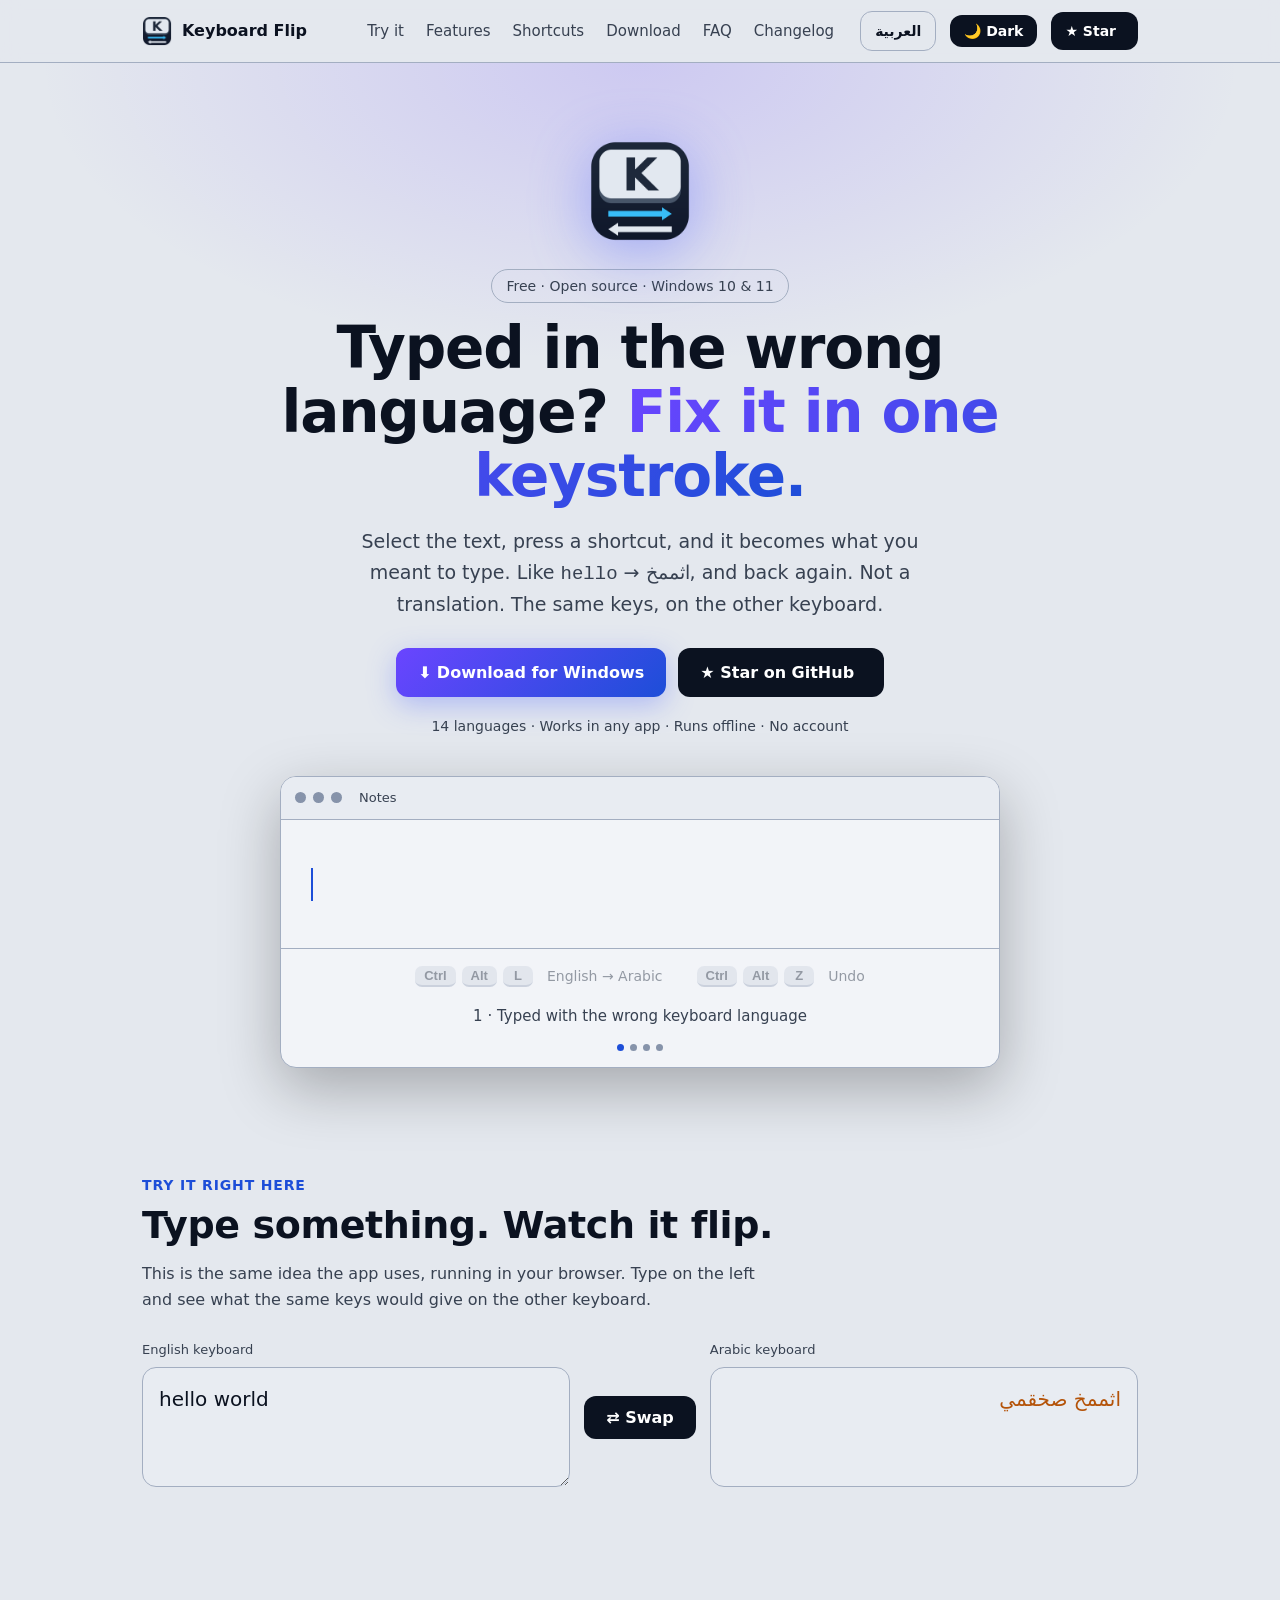
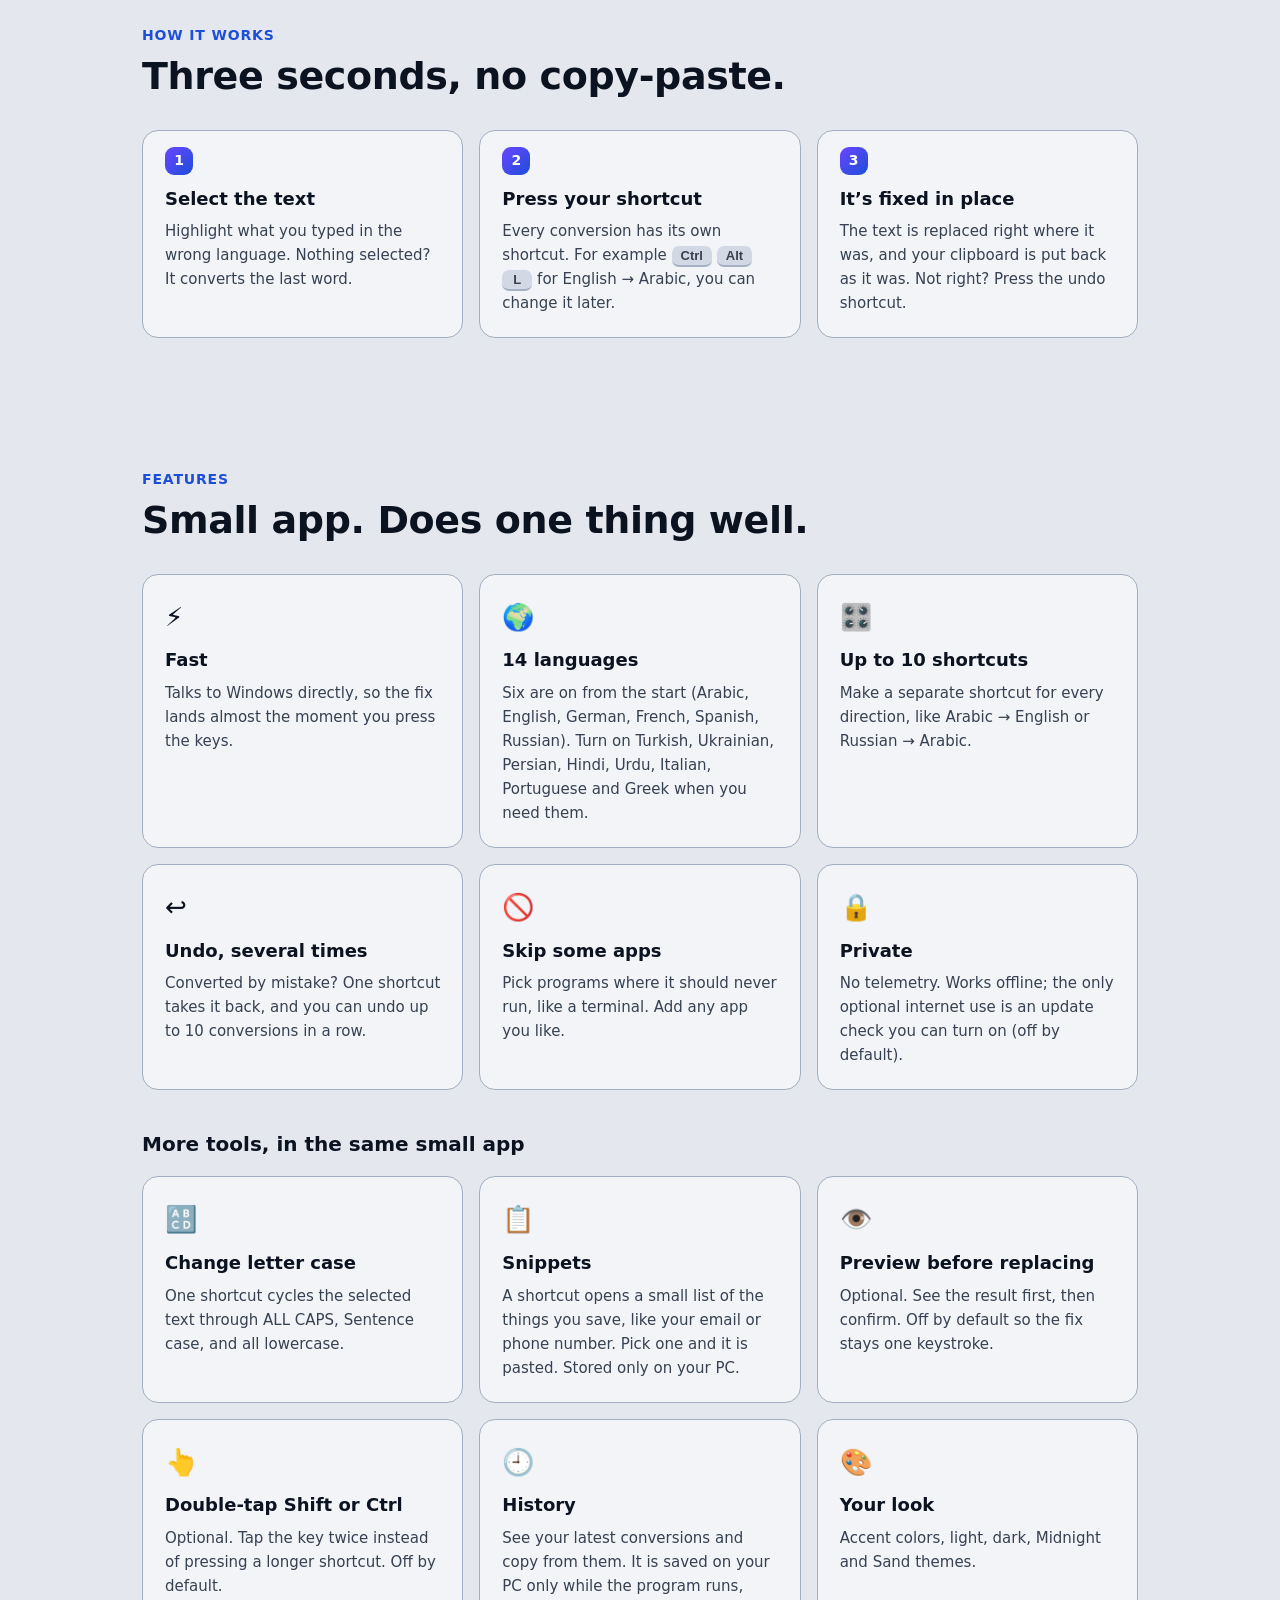
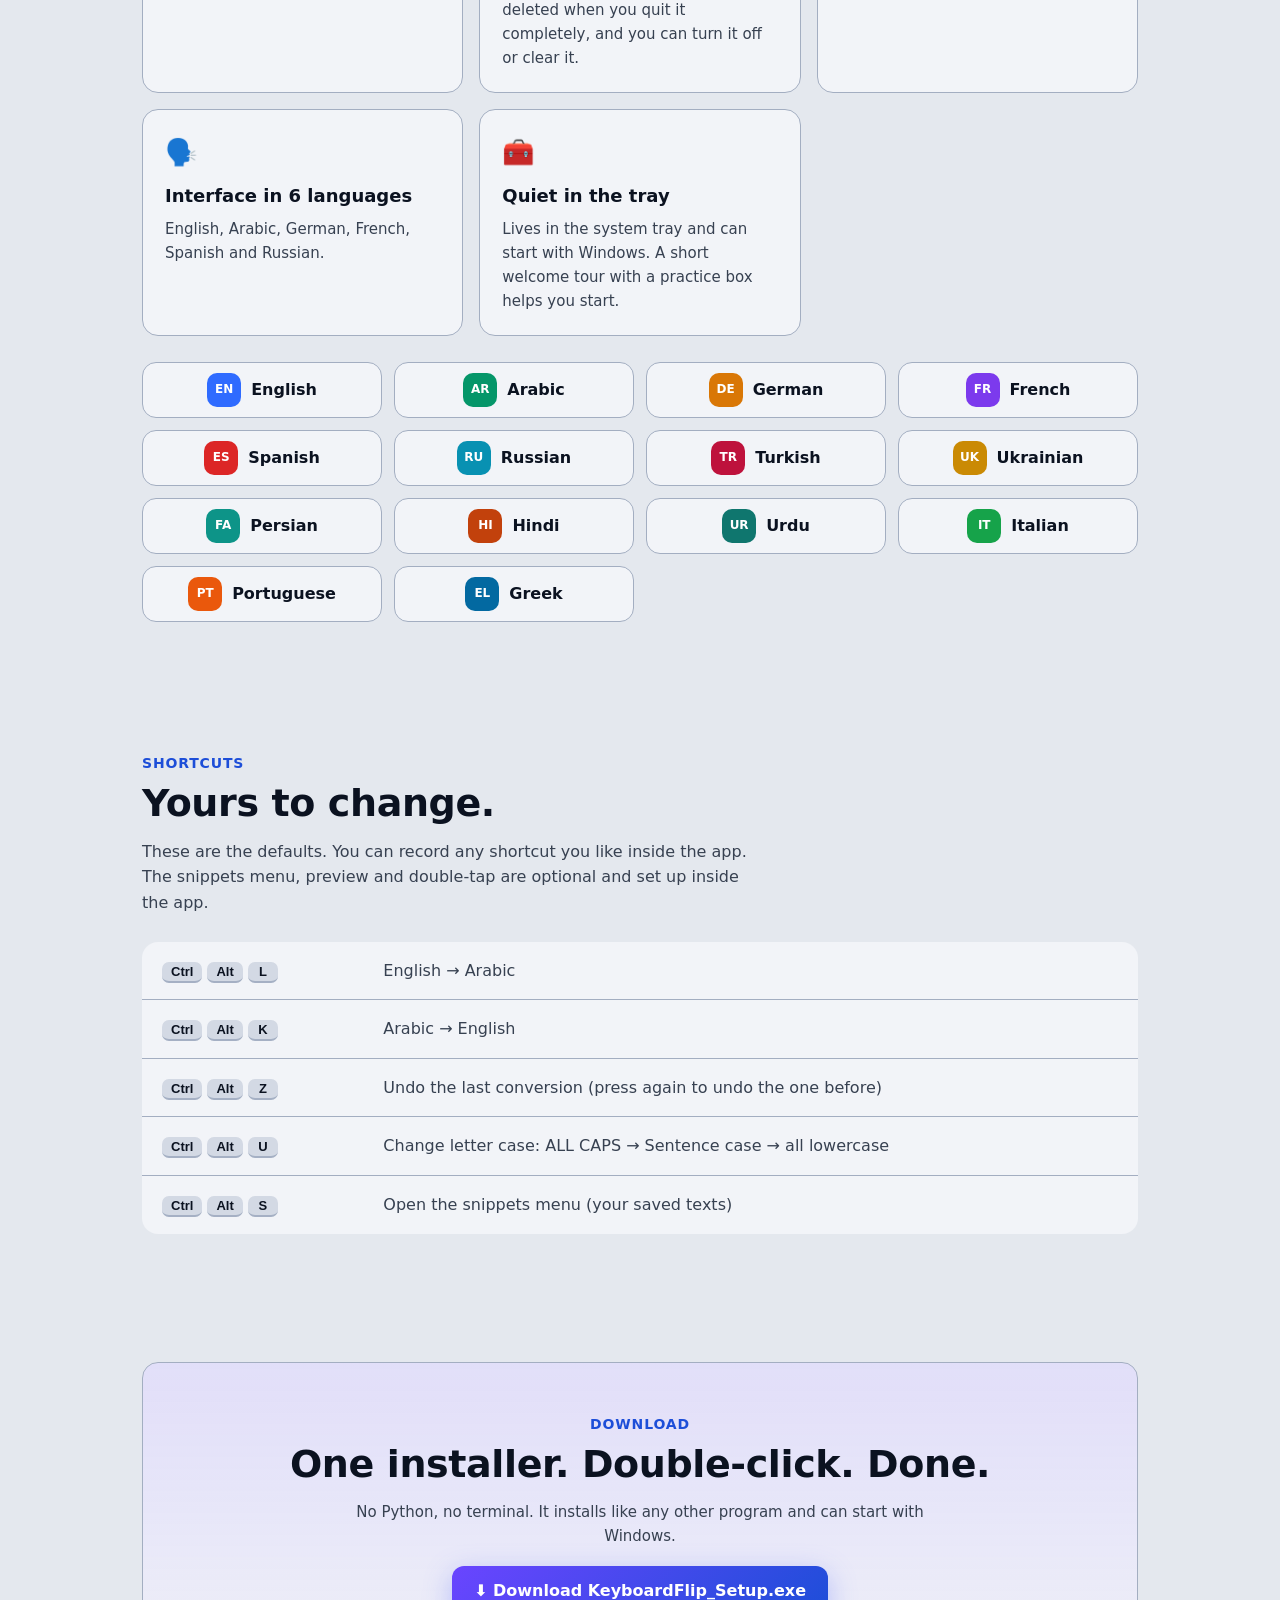
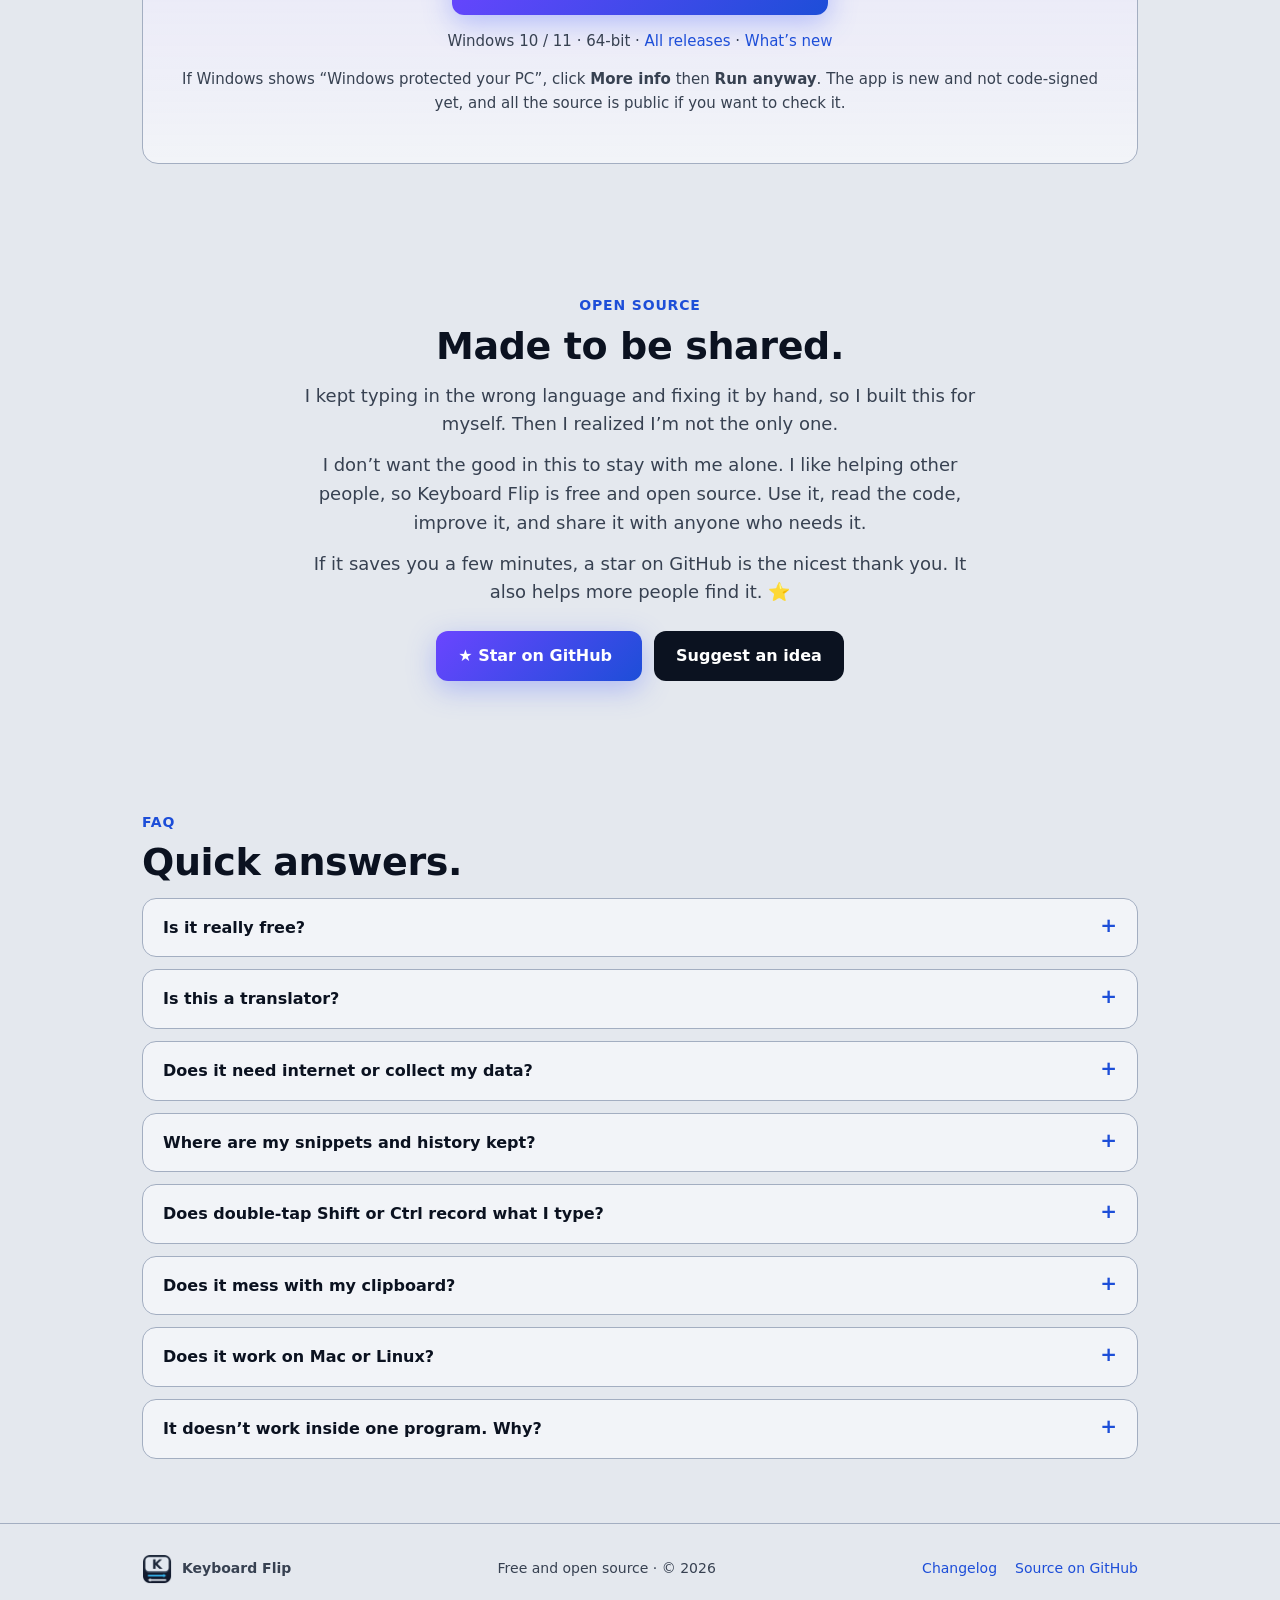
<file: website/index.html>
<!DOCTYPE html>
<html lang="en">
<head>
<meta charset="utf-8">
<meta name="viewport" content="width=device-width, initial-scale=1">
<title>Keyboard Flip – Fix text typed in the wrong language</title>
<meta name="description" content="Typed in the wrong keyboard language? Select it, press a shortcut, and Keyboard Flip fixes it in place. Free, open-source Windows app for Arabic, English, German, French, Spanish, Russian and more.">
<meta property="og:title" content="Keyboard Flip">
<meta property="og:description" content="Fix text typed in the wrong keyboard language with one shortcut. Free and open source.">
<link rel="canonical" href="https://keyboard-flip.vercel.app/">
<link rel="alternate" hreflang="en" href="https://keyboard-flip.vercel.app/">
<link rel="alternate" hreflang="ar" href="https://keyboard-flip.vercel.app/ar/">
<link rel="alternate" hreflang="x-default" href="https://keyboard-flip.vercel.app/">
<link rel="icon" href="logo.png">
<script>try{var t=localStorage.getItem("theme");if(!t)t=matchMedia("(prefers-color-scheme: light)").matches?"light":"dark";document.documentElement.dataset.theme=t}catch(e){document.documentElement.dataset.theme="dark"}</script>
<link rel="stylesheet" href="style.css">
</head>
<body>

<nav><div class="wrap">
  <a class="brand" href="#top"><img src="logo.png" alt="Keyboard Flip logo">Keyboard Flip</a>
  <div class="links"><a href="#demo">Try it</a><a href="#features">Features</a><a href="#shortcuts">Shortcuts</a><a href="#download">Download</a><a href="#faq">FAQ</a><a href="changelog.html">Changelog</a></div>
  <a class="btn small ghost lang" href="ar/index.html" hreflang="ar" lang="ar" dir="rtl">العربية</a>
  <button class="btn small" id="theme" type="button" aria-label="Switch between light and dark mode" data-to-dark="🌙 Dark" data-to-light="☀️ Light" data-title-dark="Switch to dark mode" data-title-light="Switch to light mode"></button>
  <a class="btn small nav-star" href="https://github.com/yousseifindx5/keyboard-flip" target="_blank" rel="noopener">★ Star <span id="starsNav"></span></a>
</div></nav>

<header class="hero" id="top"><div class="wrap">
  <img class="logo" src="logo.png" alt="Keyboard Flip logo">
  <div><span class="pill">Free · Open source · Windows 10 &amp; 11</span></div>
  <h1>Typed in the wrong language? <span>Fix it in one keystroke.</span></h1>
  <p class="lead">Select the text, press a shortcut, and it becomes what you meant to type. Like <code>hello</code> → <code>اثممخ</code>, and back again. Not a translation. The same keys, on the other keyboard.</p>
  <div class="cta">
    <a class="btn primary" href="#download">⬇ Download for Windows</a>
    <a class="btn" href="https://github.com/yousseifindx5/keyboard-flip" target="_blank" rel="noopener">★ Star on GitHub <span id="stars"></span></a>
  </div>
  <p class="meta">14 languages · Works in any app · Runs offline · No account</p>

  <div class="anim" id="anim" role="img" aria-label="Animated demonstration (not a screen recording): the text hello world is typed on the wrong keyboard, selected, and Ctrl+Alt+L turns it into Arabic. Ctrl+Alt+Z then undoes it."
       data-c0="1 · Typed with the wrong keyboard language" data-c1="2 · Select the text" data-c2="3 · Press the shortcut. It is fixed in place" data-c3="Not right? Press undo">
    <div class="win">
      <div class="bar"><i></i><i></i><i></i><span>Notes</span></div>
      <div class="body" id="animBody"><span class="txt"><span class="selbg" id="animSel"></span><b id="animTxt">اثممخ صخقمي</b></span><span class="caret" id="animCaret" style="visibility:hidden"></span></div>
      <div class="keys">
        <div class="kg" id="animK1"><kbd>Ctrl</kbd><kbd>Alt</kbd><kbd>L</kbd><em>English → Arabic</em></div>
        <div class="kg" id="animK2"><kbd>Ctrl</kbd><kbd>Alt</kbd><kbd>Z</kbd><em>Undo</em></div>
      </div>
      <div class="cap" id="animCap">3 · Press the shortcut. It is fixed in place</div>
      <div class="dots"><i></i><i></i><i class="on"></i><i></i></div>
    </div>
  </div>
</div></header>

<section id="demo"><div class="wrap">
  <span class="eyebrow">Try it right here</span>
  <h2>Type something. Watch it flip.</h2>
  <p class="sub">This is the same idea the app uses, running in your browser. Type on the left and see what the same keys would give on the other keyboard.</p>
  <div class="demo" id="converter" data-lbl-en="English keyboard" data-lbl-ar="Arabic keyboard">
    <div><label id="fromLabel">English keyboard</label><textarea id="inp" spellcheck="false">hello world</textarea></div>
    <button class="btn swap" id="swap" type="button" title="Swap direction">⇄ Swap</button>
    <div><label id="toLabel">Arabic keyboard</label><div class="out" id="out" dir="auto"></div></div>
  </div>
</div></section>

<section id="how"><div class="wrap">
  <span class="eyebrow">How it works</span>
  <h2>Three seconds, no copy-paste.</h2>
  <div class="grid g3 steps">
    <div class="card"><h3>Select the text</h3><p>Highlight what you typed in the wrong language. Nothing selected? It converts the last word.</p></div>
    <div class="card"><h3>Press your shortcut</h3><p>Every conversion has its own shortcut. For example <kbd>Ctrl</kbd> <kbd>Alt</kbd> <kbd>L</kbd> for English → Arabic, you can change it later.</p></div>
    <div class="card"><h3>It’s fixed in place</h3><p>The text is replaced right where it was, and your clipboard is put back as it was. Not right? Press the undo shortcut.</p></div>
  </div>
</div></section>

<section id="features"><div class="wrap">
  <span class="eyebrow">Features</span>
  <h2>Small app. Does one thing well.</h2>
  <div class="grid g3">
    <div class="card"><div class="ico">⚡</div><h3>Fast</h3><p>Talks to Windows directly, so the fix lands almost the moment you press the keys.</p></div>
    <div class="card"><div class="ico">🌍</div><h3>14 languages</h3><p>Six are on from the start (Arabic, English, German, French, Spanish, Russian). Turn on Turkish, Ukrainian, Persian, Hindi, Urdu, Italian, Portuguese and Greek when you need them.</p></div>
    <div class="card"><div class="ico">🎛️</div><h3>Up to 10 shortcuts</h3><p>Make a separate shortcut for every direction, like Arabic → English or Russian → Arabic.</p></div>
    <div class="card"><div class="ico">↩️</div><h3>Undo, several times</h3><p>Converted by mistake? One shortcut takes it back, and you can undo up to 10 conversions in a row.</p></div>
    <div class="card"><div class="ico">🚫</div><h3>Skip some apps</h3><p>Pick programs where it should never run, like a terminal. Add any app you like.</p></div>
    <div class="card"><div class="ico">🔒</div><h3>Private</h3><p>No telemetry. Works offline; the only optional internet use is an update check you can turn on (off by default).</p></div>
  </div>

  <h3 class="group">More tools, in the same small app</h3>
  <div class="grid g3 tight">
    <div class="card"><div class="ico">🔠</div><h3>Change letter case</h3><p>One shortcut cycles the selected text through ALL CAPS, Sentence case, and all lowercase.</p></div>
    <div class="card"><div class="ico">📋</div><h3>Snippets</h3><p>A shortcut opens a small list of the things you save, like your email or phone number. Pick one and it is pasted. Stored only on your PC.</p></div>
    <div class="card"><div class="ico">👁️</div><h3>Preview before replacing</h3><p>Optional. See the result first, then confirm. Off by default so the fix stays one keystroke.</p></div>
    <div class="card"><div class="ico">👆</div><h3>Double-tap Shift or Ctrl</h3><p>Optional. Tap the key twice instead of pressing a longer shortcut. Off by default.</p></div>
    <div class="card"><div class="ico">🕘</div><h3>History</h3><p>See your latest conversions and copy from them. It is saved on your PC only while the program runs, deleted when you quit it completely, and you can turn it off or clear it.</p></div>
    <div class="card"><div class="ico">🎨</div><h3>Your look</h3><p>Accent colors, light, dark, Midnight and Sand themes.</p></div>
    <div class="card"><div class="ico">🗣️</div><h3>Interface in 6 languages</h3><p>English, Arabic, German, French, Spanish and Russian.</p></div>
    <div class="card"><div class="ico">🧰</div><h3>Quiet in the tray</h3><p>Lives in the system tray and can start with Windows. A short welcome tour with a practice box helps you start.</p></div>
  </div>

  <div class="chips">
    <div class="chip"><b style="background:#2f6bff">EN</b>English</div>
    <div class="chip"><b style="background:#059669">AR</b>Arabic</div>
    <div class="chip"><b style="background:#d97706">DE</b>German</div>
    <div class="chip"><b style="background:#7c3aed">FR</b>French</div>
    <div class="chip"><b style="background:#dc2626">ES</b>Spanish</div>
    <div class="chip"><b style="background:#0891b2">RU</b>Russian</div>
    <div class="chip"><b style="background:#be123c">TR</b>Turkish</div>
    <div class="chip"><b style="background:#ca8a04">UK</b>Ukrainian</div>
    <div class="chip"><b style="background:#0d9488">FA</b>Persian</div>
    <div class="chip"><b style="background:#c2410c">HI</b>Hindi</div>
    <div class="chip"><b style="background:#0f766e">UR</b>Urdu</div>
    <div class="chip"><b style="background:#16a34a">IT</b>Italian</div>
    <div class="chip"><b style="background:#ea580c">PT</b>Portuguese</div>
    <div class="chip"><b style="background:#0369a1">EL</b>Greek</div>
  </div>
</div></section>

<section id="shortcuts"><div class="wrap">
  <span class="eyebrow">Shortcuts</span>
  <h2>Yours to change.</h2>
  <p class="sub">These are the defaults. You can record any shortcut you like inside the app. The snippets menu, preview and double-tap are optional and set up inside the app.</p>
  <div class="table-wrap"><table>
    <tr><td><kbd>Ctrl</kbd> <kbd>Alt</kbd> <kbd>L</kbd></td><td>English → Arabic</td></tr>
    <tr><td><kbd>Ctrl</kbd> <kbd>Alt</kbd> <kbd>K</kbd></td><td>Arabic → English</td></tr>
    <tr><td><kbd>Ctrl</kbd> <kbd>Alt</kbd> <kbd>Z</kbd></td><td>Undo the last conversion (press again to undo the one before)</td></tr>
    <tr><td><kbd>Ctrl</kbd> <kbd>Alt</kbd> <kbd>U</kbd></td><td>Change letter case: ALL CAPS → Sentence case → all lowercase</td></tr>
    <tr><td><kbd>Ctrl</kbd> <kbd>Alt</kbd> <kbd>S</kbd></td><td>Open the snippets menu (your saved texts)</td></tr>
  </table></div>
</div></section>

<section id="download"><div class="wrap">
  <div class="card os">
    <span class="eyebrow">Download</span>
    <h2>One installer. Double-click. Done.</h2>
    <p class="sub" style="margin:0 auto">No Python, no terminal. It installs like any other program and can start with Windows.</p>
    <a class="btn primary" href="https://github.com/yousseifindx5/keyboard-flip/releases/latest/download/KeyboardFlip_Setup.exe">⬇ Download KeyboardFlip_Setup.exe</a>
    <p class="note">Windows 10 / 11 · 64-bit · <a href="https://github.com/yousseifindx5/keyboard-flip/releases/" target="_blank" rel="noopener" style="color:var(--accent)">All releases</a> · <a href="changelog.html" style="color:var(--accent)">What’s new</a></p>
    <p class="note">If Windows shows “Windows protected your PC”, click <b>More info</b> then <b>Run anyway</b>. The app is new and not code-signed yet, and all the source is public if you want to check it.</p>
  </div>
</div></section>

<section id="open"><div class="wrap love">
  <span class="eyebrow">Open source</span>
  <h2>Made to be shared.</h2>
  <p>I kept typing in the wrong language and fixing it by hand, so I built this for myself. Then I realized I’m not the only one.</p>
  <p>I don’t want the good in this to stay with me alone. I like helping other people, so Keyboard Flip is free and open source. Use it, read the code, improve it, and share it with anyone who needs it.</p>
  <p>If it saves you a few minutes, a star on GitHub is the nicest thank you. It also helps more people find it. ⭐</p>
  <div class="cta">
    <a class="btn primary" href="https://github.com/yousseifindx5/keyboard-flip" target="_blank" rel="noopener">★ Star on GitHub <span id="starsBig"></span></a>
    <a class="btn" href="mailto:yousseifindx5@gmail.com?subject=Keyboard%20Flip%20idea">Suggest an idea</a>
  </div>
</div></section>

<section id="faq"><div class="wrap">
  <span class="eyebrow">FAQ</span>
  <h2>Quick answers.</h2>
  <details><summary>Is it really free?</summary><p>Yes. It’s free and open source. No ads, no account, no paid version.</p></details>
  <details><summary>Is this a translator?</summary><p>No. It doesn’t change the meaning. It re-types the same key presses on another keyboard layout, which is exactly what you need after typing with the wrong language on.</p></details>
  <details><summary>Does it need internet or collect my data?</summary><p>No telemetry. It works offline; the only optional internet use is an update check you can turn on (off by default), and it only asks GitHub for the latest version number. Your text never leaves your computer, and it only reads your selection when you press the shortcut.</p></details>
  <details><summary>Where are my snippets and history kept?</summary><p>Snippets are stored on your PC only. The conversion history is saved on your PC only while the program runs, and is deleted when you quit the app completely. You can also turn it off or clear it any time.</p></details>
  <details><summary>Does double-tap Shift or Ctrl record what I type?</summary><p>No. It is off by default. When you turn it on, the app only watches the timing of Shift or Ctrl presses to notice a double tap. Other keys are never read, saved or sent anywhere. Some antivirus programs warn about any app that watches the keyboard, and since the code is open you can check this yourself.</p></details>
  <details><summary>Does it mess with my clipboard?</summary><p>It briefly uses the clipboard to copy and paste, then restores your previous text. Images or files you had copied are not restored.</p></details>
  <details><summary>Does it work on Mac or Linux?</summary><p>Not yet. For now it’s Windows 10 and 11 only.</p></details>
  <details><summary>It doesn’t work inside one program. Why?</summary><p>Programs running as Administrator block other apps from sending keys to them. Run Keyboard Flip as Administrator too, or check that the program isn’t in your excluded list.</p></details>
</div></section>

<footer><div class="wrap">
  <a class="brand" href="#top"><img src="logo.png" alt="">Keyboard Flip</a>
  <span>Free and open source · © <span id="year">2026</span></span>
  <span class="flinks"><a href="changelog.html" style="color:var(--accent)">Changelog</a><a href="https://github.com/yousseifindx5/keyboard-flip" target="_blank" rel="noopener" style="color:var(--accent)">Source on GitHub</a></span>
</div></footer>

<script src="site.js"></script>
</body>
</html>
</file>
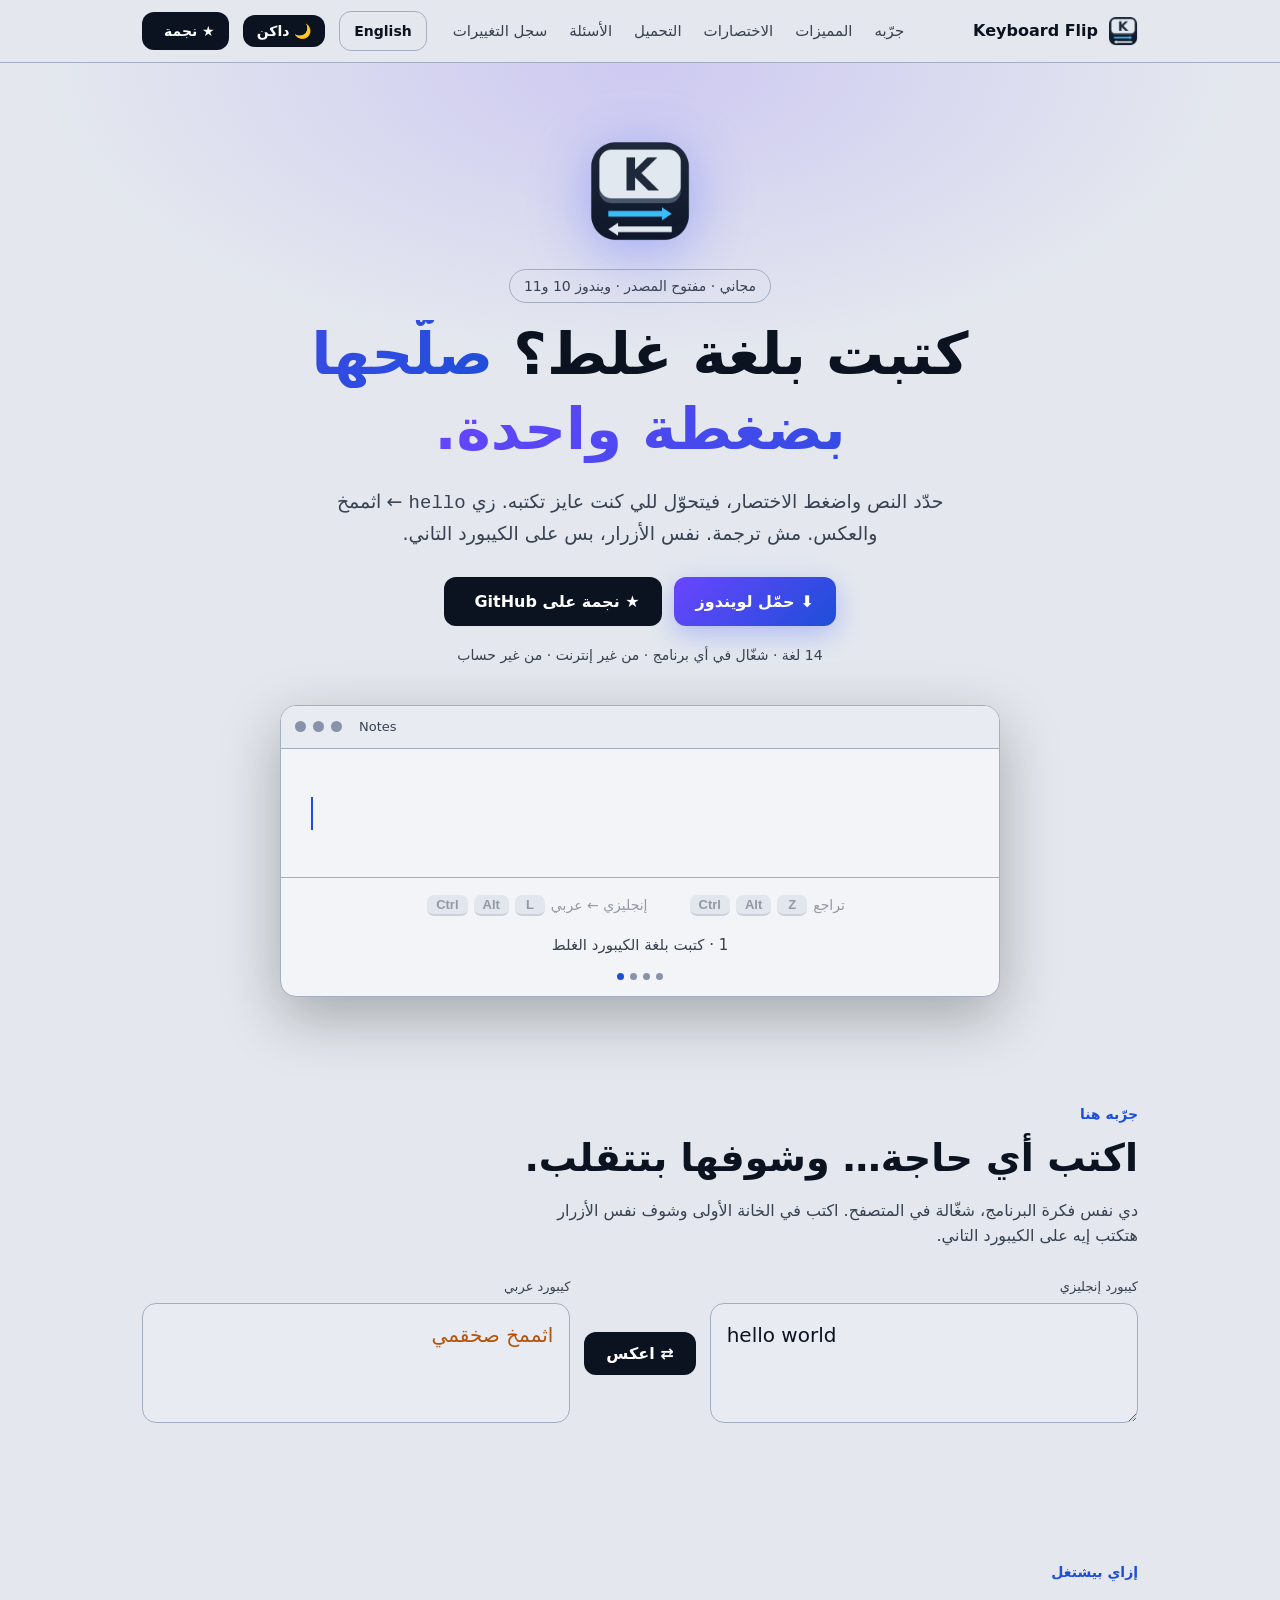
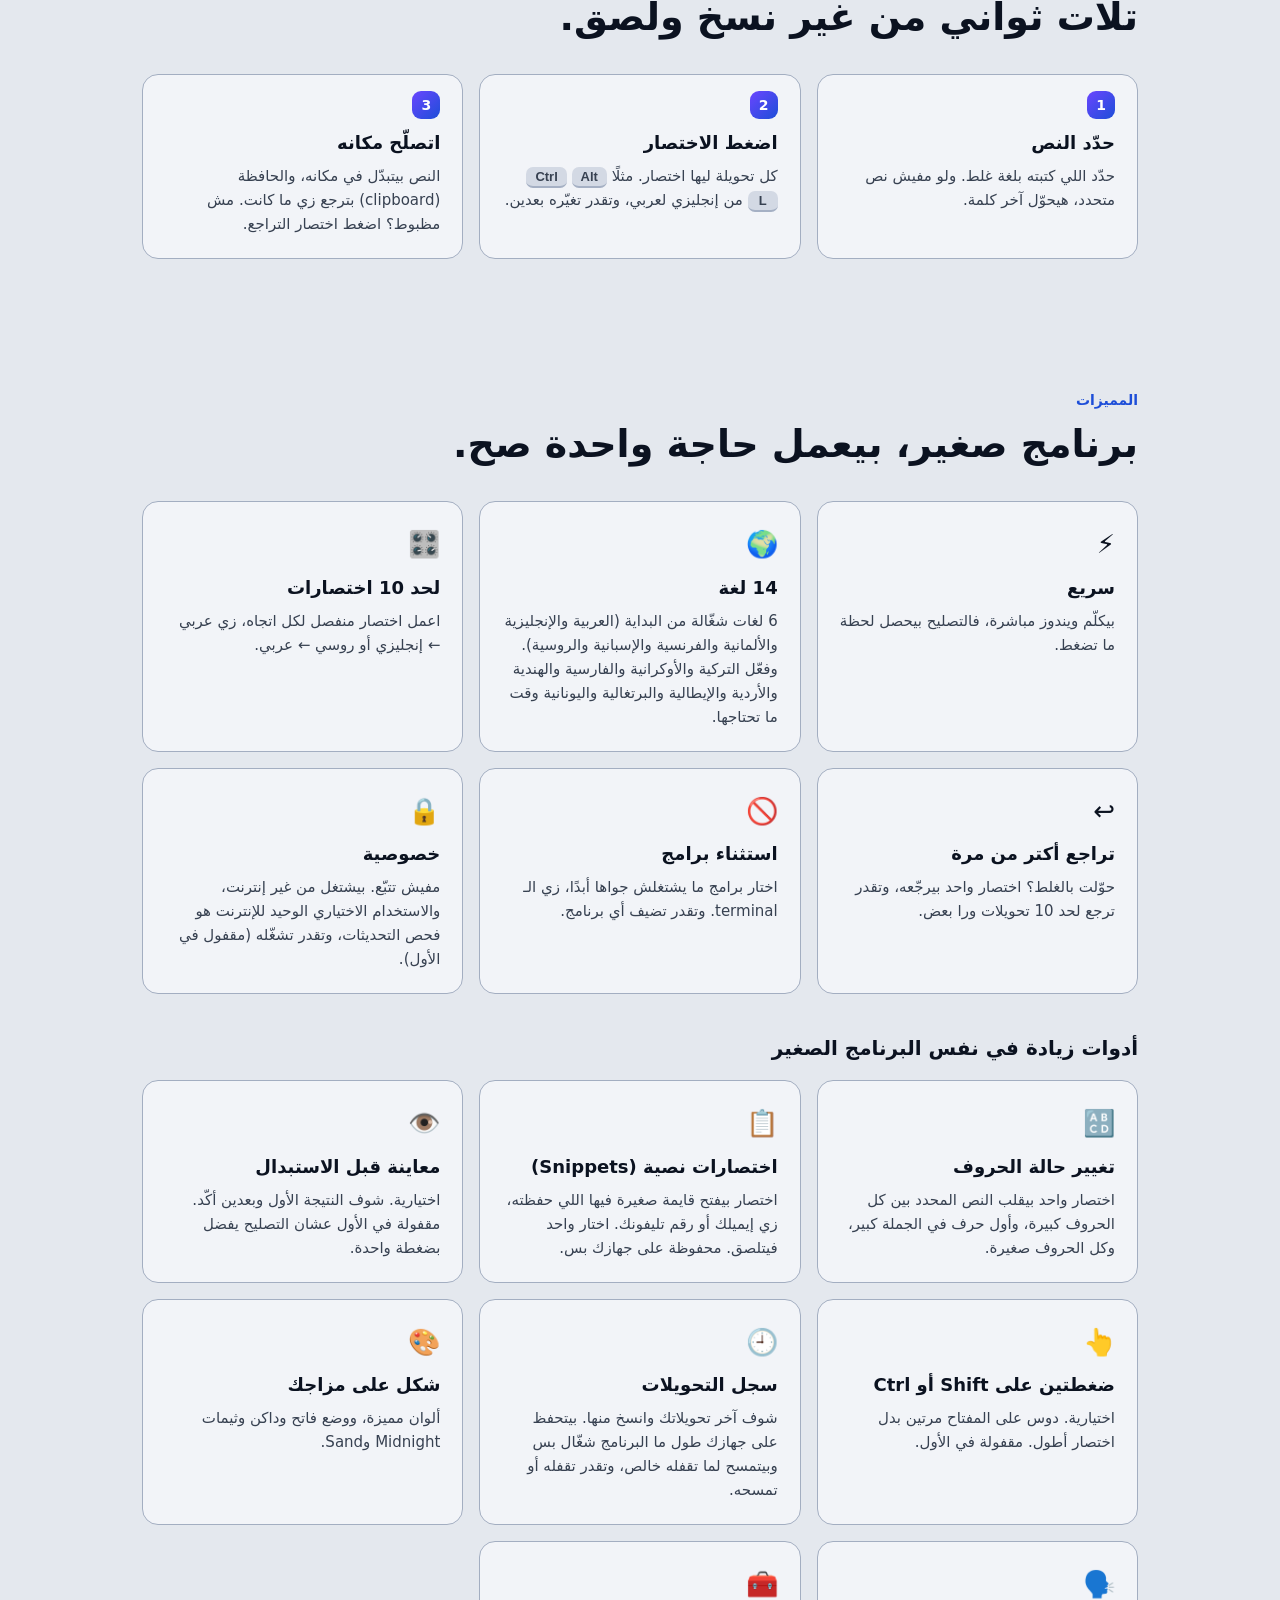
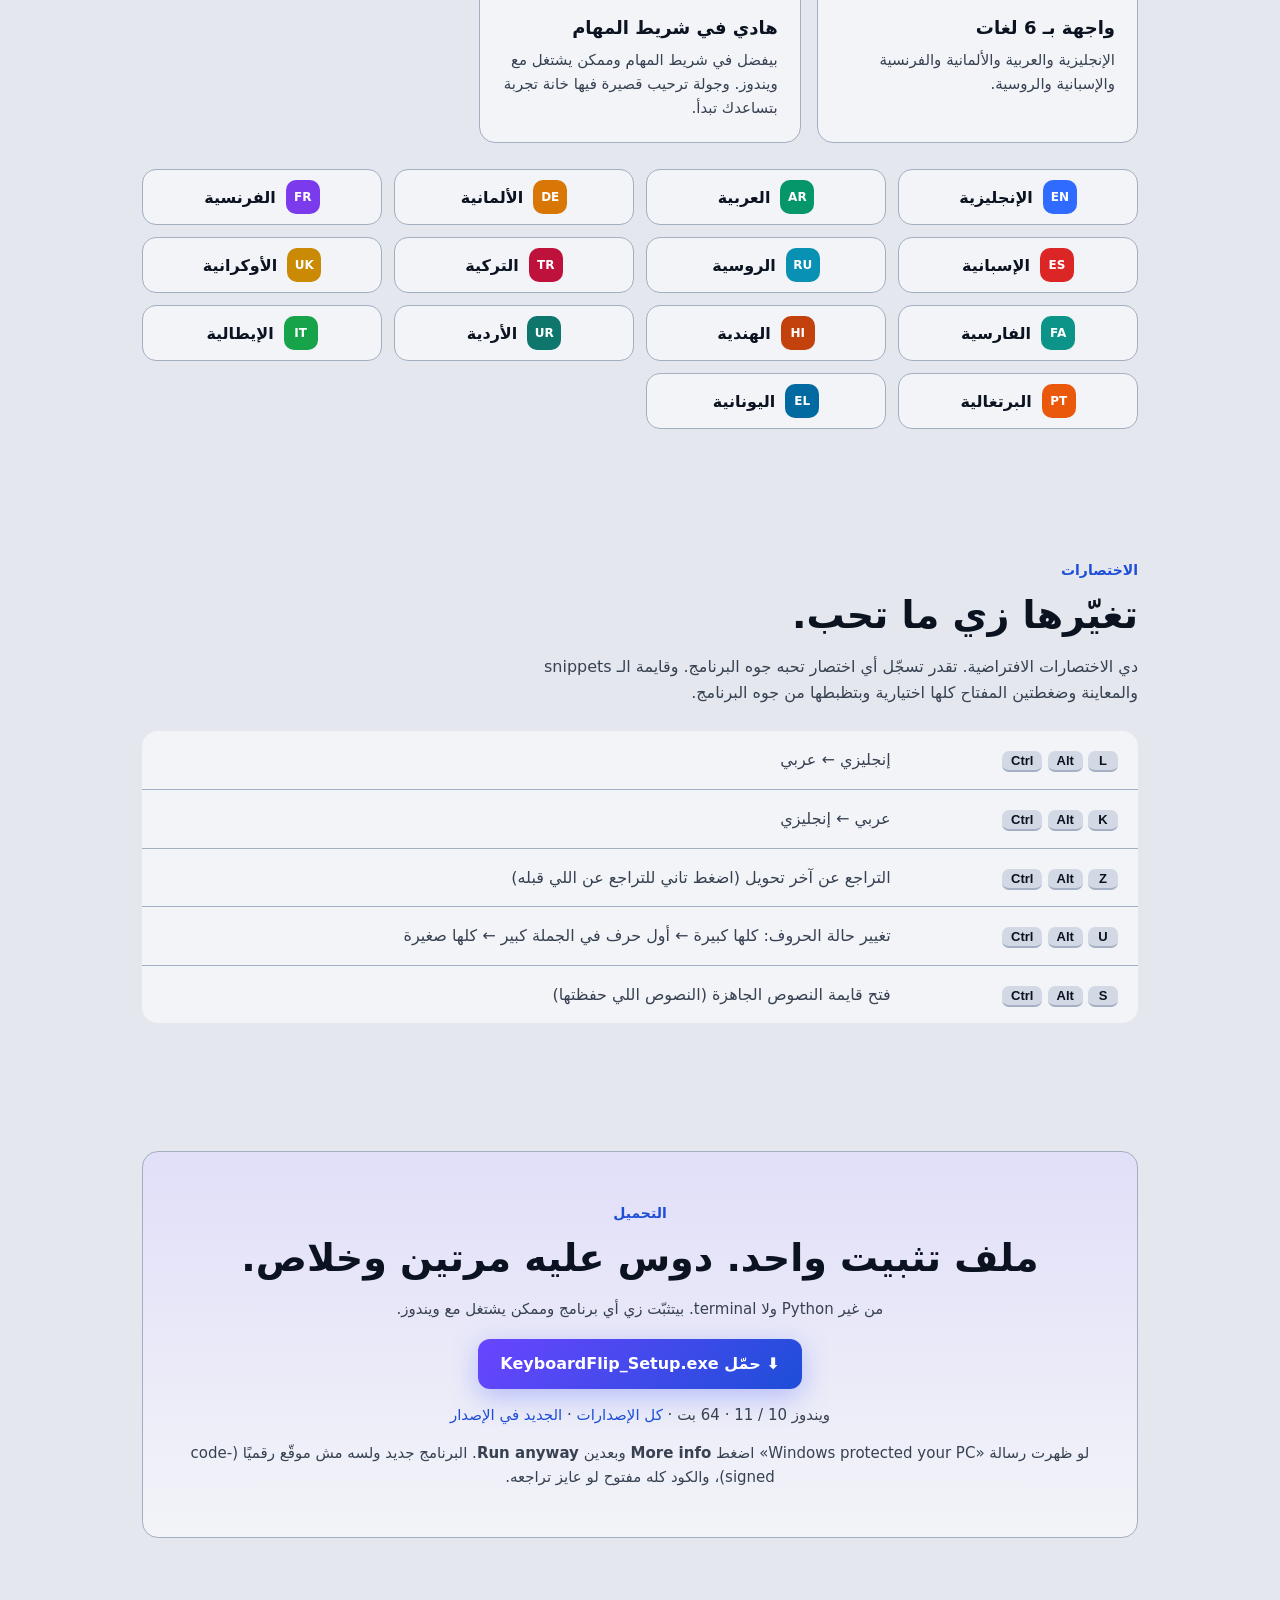
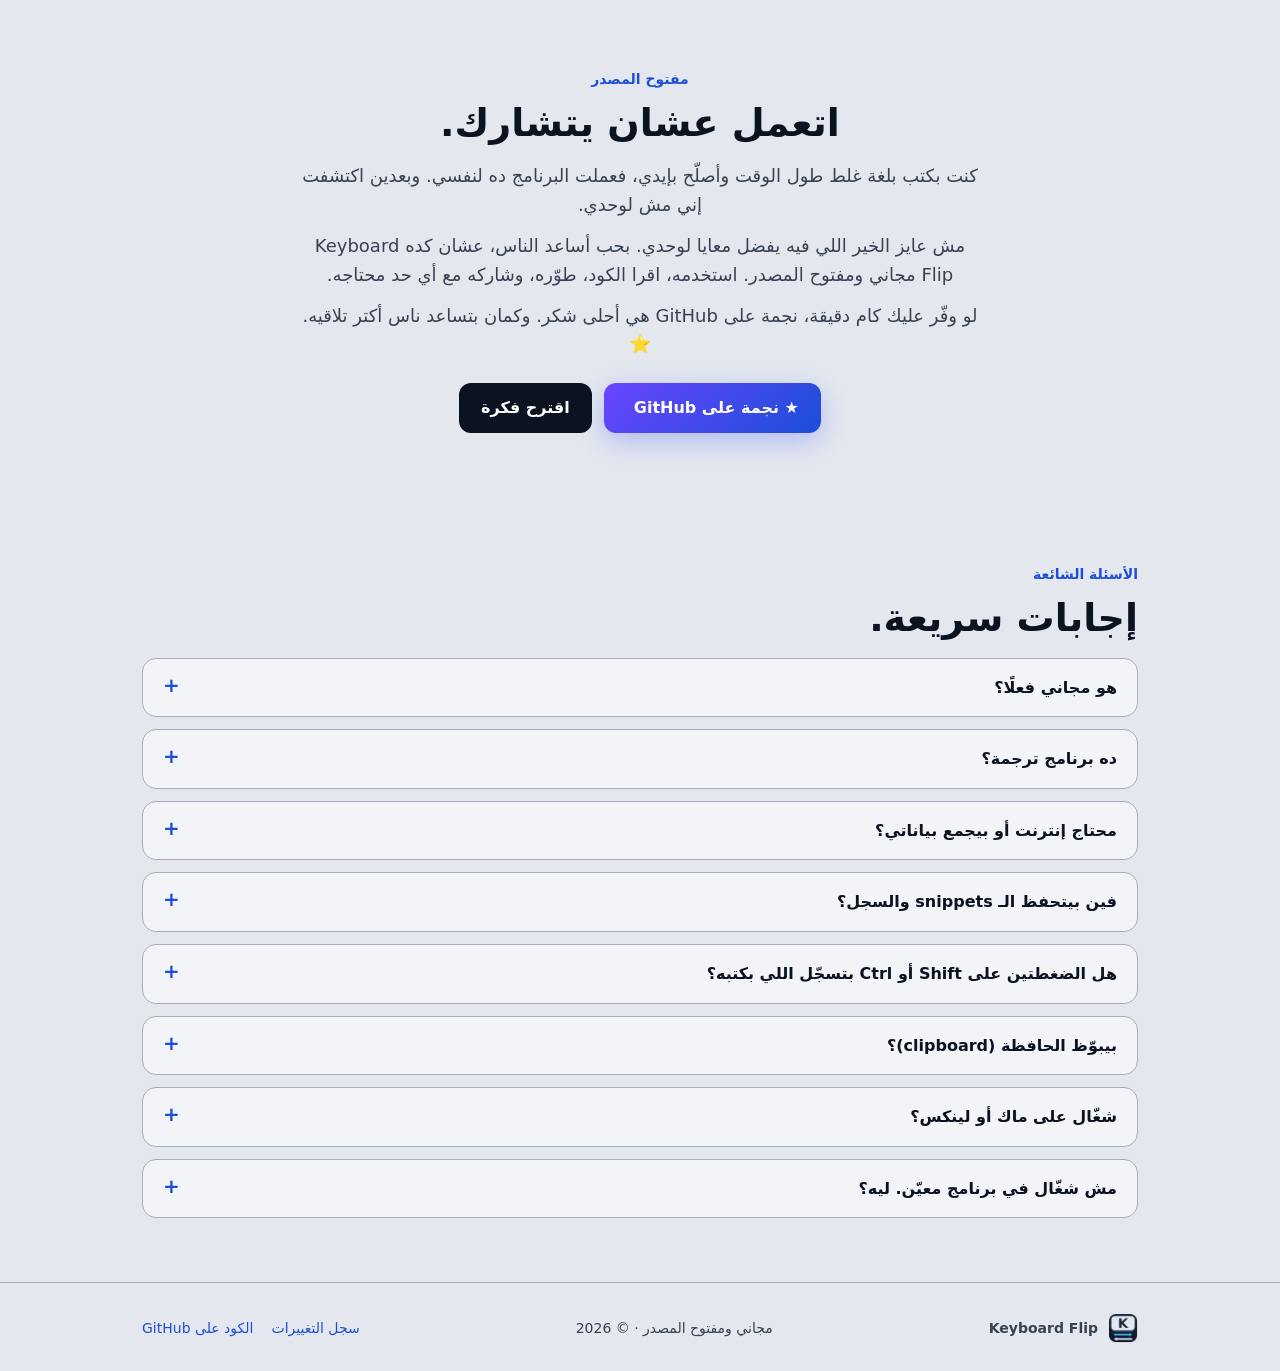
<file: website/ar/index.html>
<!DOCTYPE html>
<html lang="ar" dir="rtl">
<head>
<meta charset="utf-8">
<meta name="viewport" content="width=device-width, initial-scale=1">
<title>Keyboard Flip – صلّح الكلام المكتوب بلغة الكيبورد الغلط</title>
<meta name="description" content="كتبت بلغة الكيبورد الغلط؟ حدّد النص واضغط اختصار، وKeyboard Flip يصلّحه مكانه. برنامج ويندوز مجاني ومفتوح المصدر.">
<meta property="og:title" content="Keyboard Flip">
<meta property="og:description" content="صلّح النص المكتوب بلغة الكيبورد الغلط باختصار واحد. مجاني ومفتوح المصدر.">
<meta property="og:locale" content="ar_AR">
<link rel="canonical" href="https://keyboard-flip.vercel.app/ar/">
<link rel="alternate" hreflang="en" href="https://keyboard-flip.vercel.app/">
<link rel="alternate" hreflang="ar" href="https://keyboard-flip.vercel.app/ar/">
<link rel="alternate" hreflang="x-default" href="https://keyboard-flip.vercel.app/">
<link rel="icon" href="../logo.png">
<script>try{var t=localStorage.getItem("theme");if(!t)t=matchMedia("(prefers-color-scheme: light)").matches?"light":"dark";document.documentElement.dataset.theme=t}catch(e){document.documentElement.dataset.theme="dark"}</script>
<link rel="stylesheet" href="../style.css">
</head>
<body>

<nav><div class="wrap">
  <a class="brand" href="#top"><img src="../logo.png" alt="شعار Keyboard Flip">Keyboard Flip</a>
  <div class="links"><a href="#demo">جرّبه</a><a href="#features">المميزات</a><a href="#shortcuts">الاختصارات</a><a href="#download">التحميل</a><a href="#faq">الأسئلة</a><a href="changelog.html">سجل التغييرات</a></div>
  <a class="btn small ghost lang" href="../index.html" hreflang="en" lang="en" dir="ltr">English</a>
  <button class="btn small" id="theme" type="button" aria-label="التبديل بين الوضع الفاتح والداكن" data-to-dark="🌙 داكن" data-to-light="☀️ فاتح" data-title-dark="التحويل للوضع الداكن" data-title-light="التحويل للوضع الفاتح"></button>
  <a class="btn small nav-star" href="https://github.com/yousseifindx5/keyboard-flip" target="_blank" rel="noopener">★ نجمة <span id="starsNav"></span></a>
</div></nav>

<header class="hero" id="top"><div class="wrap">
  <img class="logo" src="../logo.png" alt="شعار Keyboard Flip">
  <div><span class="pill">مجاني · مفتوح المصدر · ويندوز 10 و11</span></div>
  <h1>كتبت بلغة غلط؟ <span>صلّحها بضغطة واحدة.</span></h1>
  <p class="lead">حدّد النص واضغط الاختصار، فيتحوّل للي كنت عايز تكتبه. زي <code dir="ltr">hello</code> ← <code>اثممخ</code> والعكس. مش ترجمة. نفس الأزرار، بس على الكيبورد التاني.</p>
  <div class="cta">
    <a class="btn primary" href="#download">⬇ حمّل لويندوز</a>
    <a class="btn" href="https://github.com/yousseifindx5/keyboard-flip" target="_blank" rel="noopener">★ نجمة على GitHub <span id="stars"></span></a>
  </div>
  <p class="meta">14 لغة · شغّال في أي برنامج · من غير إنترنت · من غير حساب</p>

  <div class="anim" id="anim" role="img" aria-label="عرض متحرك توضيحي (مش تسجيل شاشة): بيتكتب النص hello world بالكيبورد الغلط، ثم بيتحدد، ثم Ctrl+Alt+L بيحوّله لعربي. وبعدها Ctrl+Alt+Z بيرجّعه."
       data-c0="1 · كتبت بلغة الكيبورد الغلط" data-c1="2 · حدّد النص" data-c2="3 · اضغط الاختصار وخلاص، اتصلّح مكانه" data-c3="مش مظبوط؟ اضغط التراجع">
    <div class="win">
      <div class="bar"><i></i><i></i><i></i><span>Notes</span></div>
      <div class="body" id="animBody"><span class="txt"><span class="selbg" id="animSel"></span><b id="animTxt">اثممخ صخقمي</b></span><span class="caret" id="animCaret" style="visibility:hidden"></span></div>
      <div class="keys">
        <div class="kg" id="animK1"><kbd>Ctrl</kbd><kbd>Alt</kbd><kbd>L</kbd><em dir="rtl">إنجليزي ← عربي</em></div>
        <div class="kg" id="animK2"><kbd>Ctrl</kbd><kbd>Alt</kbd><kbd>Z</kbd><em dir="rtl">تراجع</em></div>
      </div>
      <div class="cap" id="animCap" dir="rtl">3 · اضغط الاختصار وخلاص، اتصلّح مكانه</div>
      <div class="dots"><i></i><i></i><i class="on"></i><i></i></div>
    </div>
  </div>
</div></header>

<section id="demo"><div class="wrap">
  <span class="eyebrow">جرّبه هنا</span>
  <h2>اكتب أي حاجة… وشوفها بتتقلب.</h2>
  <p class="sub">دي نفس فكرة البرنامج، شغّالة في المتصفح. اكتب في الخانة الأولى وشوف نفس الأزرار هتكتب إيه على الكيبورد التاني.</p>
  <div class="demo" id="converter" data-lbl-en="كيبورد إنجليزي" data-lbl-ar="كيبورد عربي">
    <div><label id="fromLabel">كيبورد إنجليزي</label><textarea id="inp" spellcheck="false">hello world</textarea></div>
    <button class="btn swap" id="swap" type="button" title="اعكس الاتجاه">⇄ اعكس</button>
    <div><label id="toLabel">كيبورد عربي</label><div class="out" id="out" dir="auto"></div></div>
  </div>
</div></section>

<section id="how"><div class="wrap">
  <span class="eyebrow">إزاي بيشتغل</span>
  <h2>تلات ثواني من غير نسخ ولصق.</h2>
  <div class="grid g3 steps">
    <div class="card"><h3>حدّد النص</h3><p>حدّد اللي كتبته بلغة غلط. ولو مفيش نص متحدد، هيحوّل آخر كلمة.</p></div>
    <div class="card"><h3>اضغط الاختصار</h3><p>كل تحويلة ليها اختصار. مثلًا <span dir="ltr"><kbd>Ctrl</kbd> <kbd>Alt</kbd> <kbd>L</kbd></span> من إنجليزي لعربي، وتقدر تغيّره بعدين.</p></div>
    <div class="card"><h3>اتصلّح مكانه</h3><p>النص بيتبدّل في مكانه، والحافظة (clipboard) بترجع زي ما كانت. مش مظبوط؟ اضغط اختصار التراجع.</p></div>
  </div>
</div></section>

<section id="features"><div class="wrap">
  <span class="eyebrow">المميزات</span>
  <h2>برنامج صغير، بيعمل حاجة واحدة صح.</h2>
  <div class="grid g3">
    <div class="card"><div class="ico">⚡</div><h3>سريع</h3><p>بيكلّم ويندوز مباشرة، فالتصليح بيحصل لحظة ما تضغط.</p></div>
    <div class="card"><div class="ico">🌍</div><h3>14 لغة</h3><p>6 لغات شغّالة من البداية (العربية والإنجليزية والألمانية والفرنسية والإسبانية والروسية). وفعّل التركية والأوكرانية والفارسية والهندية والأردية والإيطالية والبرتغالية واليونانية وقت ما تحتاجها.</p></div>
    <div class="card"><div class="ico">🎛️</div><h3>لحد 10 اختصارات</h3><p>اعمل اختصار منفصل لكل اتجاه، زي عربي ← إنجليزي أو روسي ← عربي.</p></div>
    <div class="card"><div class="ico">↩️</div><h3>تراجع أكتر من مرة</h3><p>حوّلت بالغلط؟ اختصار واحد بيرجّعه، وتقدر ترجع لحد 10 تحويلات ورا بعض.</p></div>
    <div class="card"><div class="ico">🚫</div><h3>استثناء برامج</h3><p>اختار برامج ما يشتغلش جواها أبدًا، زي الـ terminal. وتقدر تضيف أي برنامج.</p></div>
    <div class="card"><div class="ico">🔒</div><h3>خصوصية</h3><p>مفيش تتبّع. بيشتغل من غير إنترنت، والاستخدام الاختياري الوحيد للإنترنت هو فحص التحديثات، وتقدر تشغّله (مقفول في الأول).</p></div>
  </div>

  <h3 class="group">أدوات زيادة في نفس البرنامج الصغير</h3>
  <div class="grid g3 tight">
    <div class="card"><div class="ico">🔠</div><h3>تغيير حالة الحروف</h3><p>اختصار واحد بيقلب النص المحدد بين كل الحروف كبيرة، وأول حرف في الجملة كبير، وكل الحروف صغيرة.</p></div>
    <div class="card"><div class="ico">📋</div><h3>اختصارات نصية (Snippets)</h3><p>اختصار بيفتح قايمة صغيرة فيها اللي حفظته، زي إيميلك أو رقم تليفونك. اختار واحد فيتلصق. محفوظة على جهازك بس.</p></div>
    <div class="card"><div class="ico">👁️</div><h3>معاينة قبل الاستبدال</h3><p>اختيارية. شوف النتيجة الأول وبعدين أكّد. مقفولة في الأول عشان التصليح يفضل بضغطة واحدة.</p></div>
    <div class="card"><div class="ico">👆</div><h3>ضغطتين على Shift أو Ctrl</h3><p>اختيارية. دوس على المفتاح مرتين بدل اختصار أطول. مقفولة في الأول.</p></div>
    <div class="card"><div class="ico">🕘</div><h3>سجل التحويلات</h3><p>شوف آخر تحويلاتك وانسخ منها. بيتحفظ على جهازك طول ما البرنامج شغّال بس وبيتمسح لما تقفله خالص، وتقدر تقفله أو تمسحه.</p></div>
    <div class="card"><div class="ico">🎨</div><h3>شكل على مزاجك</h3><p>ألوان مميزة، ووضع فاتح وداكن وثيمات Midnight وSand.</p></div>
    <div class="card"><div class="ico">🗣️</div><h3>واجهة بـ 6 لغات</h3><p>الإنجليزية والعربية والألمانية والفرنسية والإسبانية والروسية.</p></div>
    <div class="card"><div class="ico">🧰</div><h3>هادي في شريط المهام</h3><p>بيفضل في شريط المهام وممكن يشتغل مع ويندوز. وجولة ترحيب قصيرة فيها خانة تجربة بتساعدك تبدأ.</p></div>
  </div>

  <div class="chips">
    <div class="chip"><b style="background:#2f6bff">EN</b>الإنجليزية</div>
    <div class="chip"><b style="background:#059669">AR</b>العربية</div>
    <div class="chip"><b style="background:#d97706">DE</b>الألمانية</div>
    <div class="chip"><b style="background:#7c3aed">FR</b>الفرنسية</div>
    <div class="chip"><b style="background:#dc2626">ES</b>الإسبانية</div>
    <div class="chip"><b style="background:#0891b2">RU</b>الروسية</div>
    <div class="chip"><b style="background:#be123c">TR</b>التركية</div>
    <div class="chip"><b style="background:#ca8a04">UK</b>الأوكرانية</div>
    <div class="chip"><b style="background:#0d9488">FA</b>الفارسية</div>
    <div class="chip"><b style="background:#c2410c">HI</b>الهندية</div>
    <div class="chip"><b style="background:#0f766e">UR</b>الأردية</div>
    <div class="chip"><b style="background:#16a34a">IT</b>الإيطالية</div>
    <div class="chip"><b style="background:#ea580c">PT</b>البرتغالية</div>
    <div class="chip"><b style="background:#0369a1">EL</b>اليونانية</div>
  </div>
</div></section>

<section id="shortcuts"><div class="wrap">
  <span class="eyebrow">الاختصارات</span>
  <h2>تغيّرها زي ما تحب.</h2>
  <p class="sub">دي الاختصارات الافتراضية. تقدر تسجّل أي اختصار تحبه جوه البرنامج. وقايمة الـ snippets والمعاينة وضغطتين المفتاح كلها اختيارية وبتظبطها من جوه البرنامج.</p>
  <div class="table-wrap"><table>
    <tr><td dir="ltr" style="text-align:right"><kbd>Ctrl</kbd> <kbd>Alt</kbd> <kbd>L</kbd></td><td>إنجليزي ← عربي</td></tr>
    <tr><td dir="ltr" style="text-align:right"><kbd>Ctrl</kbd> <kbd>Alt</kbd> <kbd>K</kbd></td><td>عربي ← إنجليزي</td></tr>
    <tr><td dir="ltr" style="text-align:right"><kbd>Ctrl</kbd> <kbd>Alt</kbd> <kbd>Z</kbd></td><td>التراجع عن آخر تحويل (اضغط تاني للتراجع عن اللي قبله)</td></tr>
    <tr><td dir="ltr" style="text-align:right"><kbd>Ctrl</kbd> <kbd>Alt</kbd> <kbd>U</kbd></td><td>تغيير حالة الحروف: كلها كبيرة ← أول حرف في الجملة كبير ← كلها صغيرة</td></tr>
    <tr><td dir="ltr" style="text-align:right"><kbd>Ctrl</kbd> <kbd>Alt</kbd> <kbd>S</kbd></td><td>فتح قايمة النصوص الجاهزة (النصوص اللي حفظتها)</td></tr>
  </table></div>
</div></section>

<section id="download"><div class="wrap">
  <div class="card os">
    <span class="eyebrow">التحميل</span>
    <h2>ملف تثبيت واحد. دوس عليه مرتين وخلاص.</h2>
    <p class="sub" style="margin:0 auto">من غير Python ولا terminal. بيتثبّت زي أي برنامج وممكن يشتغل مع ويندوز.</p>
    <a class="btn primary" href="https://github.com/yousseifindx5/keyboard-flip/releases/latest/download/KeyboardFlip_Setup.exe">⬇ حمّل KeyboardFlip_Setup.exe</a>
    <p class="note">ويندوز 10 / 11 · 64 بت · <a href="https://github.com/yousseifindx5/keyboard-flip/releases/" target="_blank" rel="noopener" style="color:var(--accent)">كل الإصدارات</a> · <a href="changelog.html" style="color:var(--accent)">الجديد في الإصدار</a></p>
    <p class="note">لو ظهرت رسالة «Windows protected your PC» اضغط <b>More info</b> وبعدين <b>Run anyway</b>. البرنامج جديد ولسه مش موقّع رقميًا (code-signed)، والكود كله مفتوح لو عايز تراجعه.</p>
  </div>
</div></section>

<section id="open"><div class="wrap love">
  <span class="eyebrow">مفتوح المصدر</span>
  <h2>اتعمل عشان يتشارك.</h2>
  <p>كنت بكتب بلغة غلط طول الوقت وأصلّح بإيدي، فعملت البرنامج ده لنفسي. وبعدين اكتشفت إني مش لوحدي.</p>
  <p>مش عايز الخير اللي فيه يفضل معايا لوحدي. بحب أساعد الناس، عشان كده Keyboard Flip مجاني ومفتوح المصدر. استخدمه، اقرا الكود، طوّره، وشاركه مع أي حد محتاجه.</p>
  <p>لو وفّر عليك كام دقيقة، نجمة على GitHub هي أحلى شكر. وكمان بتساعد ناس أكتر تلاقيه. ⭐</p>
  <div class="cta">
    <a class="btn primary" href="https://github.com/yousseifindx5/keyboard-flip" target="_blank" rel="noopener">★ نجمة على GitHub <span id="starsBig"></span></a>
    <a class="btn" href="mailto:yousseifindx5@gmail.com?subject=Keyboard%20Flip%20idea">اقترح فكرة</a>
  </div>
</div></section>

<section id="faq"><div class="wrap">
  <span class="eyebrow">الأسئلة الشائعة</span>
  <h2>إجابات سريعة.</h2>
  <details><summary>هو مجاني فعلًا؟</summary><p>أيوه. مجاني ومفتوح المصدر. من غير إعلانات ولا حساب ولا نسخة مدفوعة.</p></details>
  <details><summary>ده برنامج ترجمة؟</summary><p>لأ. مش بيغيّر المعنى. بيعيد كتابة نفس الضغطات على كيبورد تاني، وده بالظبط اللي محتاجه لما تكتب واللغة غلط.</p></details>
  <details><summary>محتاج إنترنت أو بيجمع بياناتي؟</summary><p>مفيش تتبّع. بيشتغل من غير إنترنت، والاستخدام الاختياري الوحيد للإنترنت هو فحص التحديثات اللي تقدر تشغّله (مقفول في الأول)، وكل اللي بيعمله إنه يسأل GitHub عن رقم آخر إصدار. نصوصك عمرها ما بتخرج من جهازك، وهو بيقرا اللي إنت محدده بس لما تضغط الاختصار.</p></details>
  <details><summary>فين بيتحفظ الـ snippets والسجل؟</summary><p>الـ snippets بتتحفظ على جهازك بس. أما سجل التحويلات فبيتحفظ على جهازك طول ما البرنامج شغّال بس وبيتمسح لما تقفله خالص. وتقدر كمان تقفله أو تمسحه في أي وقت.</p></details>
  <details><summary>هل الضغطتين على Shift أو Ctrl بتسجّل اللي بكتبه؟</summary><p>لأ. مقفولة في الأول، ولما تشغّلها البرنامج بيراقب توقيت ضغطات Shift أو Ctrl بس عشان يحس بالضغطتين. باقي الأزرار مش بتتقرأ ولا بتتخزن ولا بتتبعت لأي حتة. بعض برامج مكافحة الفيروسات بتحذّر من أي برنامج بيراقب الكيبورد، والكود مفتوح فتقدر تتأكد بنفسك.</p></details>
  <details><summary>بيبوّظ الحافظة (clipboard)؟</summary><p>بيستخدمها لحظة للنسخ واللصق، وبعدين بيرجّع النص اللي كان عندك. الصور والملفات المنسوخة مش بتترجّع.</p></details>
  <details><summary>شغّال على ماك أو لينكس؟</summary><p>لسه. دلوقتي ويندوز 10 و11 بس.</p></details>
  <details><summary>مش شغّال في برنامج معيّن. ليه؟</summary><p>البرامج اللي شغّالة كمسؤول (Administrator) بتمنع باقي البرامج من إرسال ضغطات ليها. شغّل Keyboard Flip كمسؤول كمان، أو اتأكد إن البرنامج مش في قايمة المستثناة.</p></details>
</div></section>

<footer><div class="wrap">
  <a class="brand" href="#top"><img src="../logo.png" alt="">Keyboard Flip</a>
  <span>مجاني ومفتوح المصدر · © <span id="year">2026</span></span>
  <span class="flinks"><a href="changelog.html" style="color:var(--accent)">سجل التغييرات</a><a href="https://github.com/yousseifindx5/keyboard-flip" target="_blank" rel="noopener" style="color:var(--accent)">الكود على GitHub</a></span>
</div></footer>

<script src="../site.js"></script>
</body>
</html>
</file>
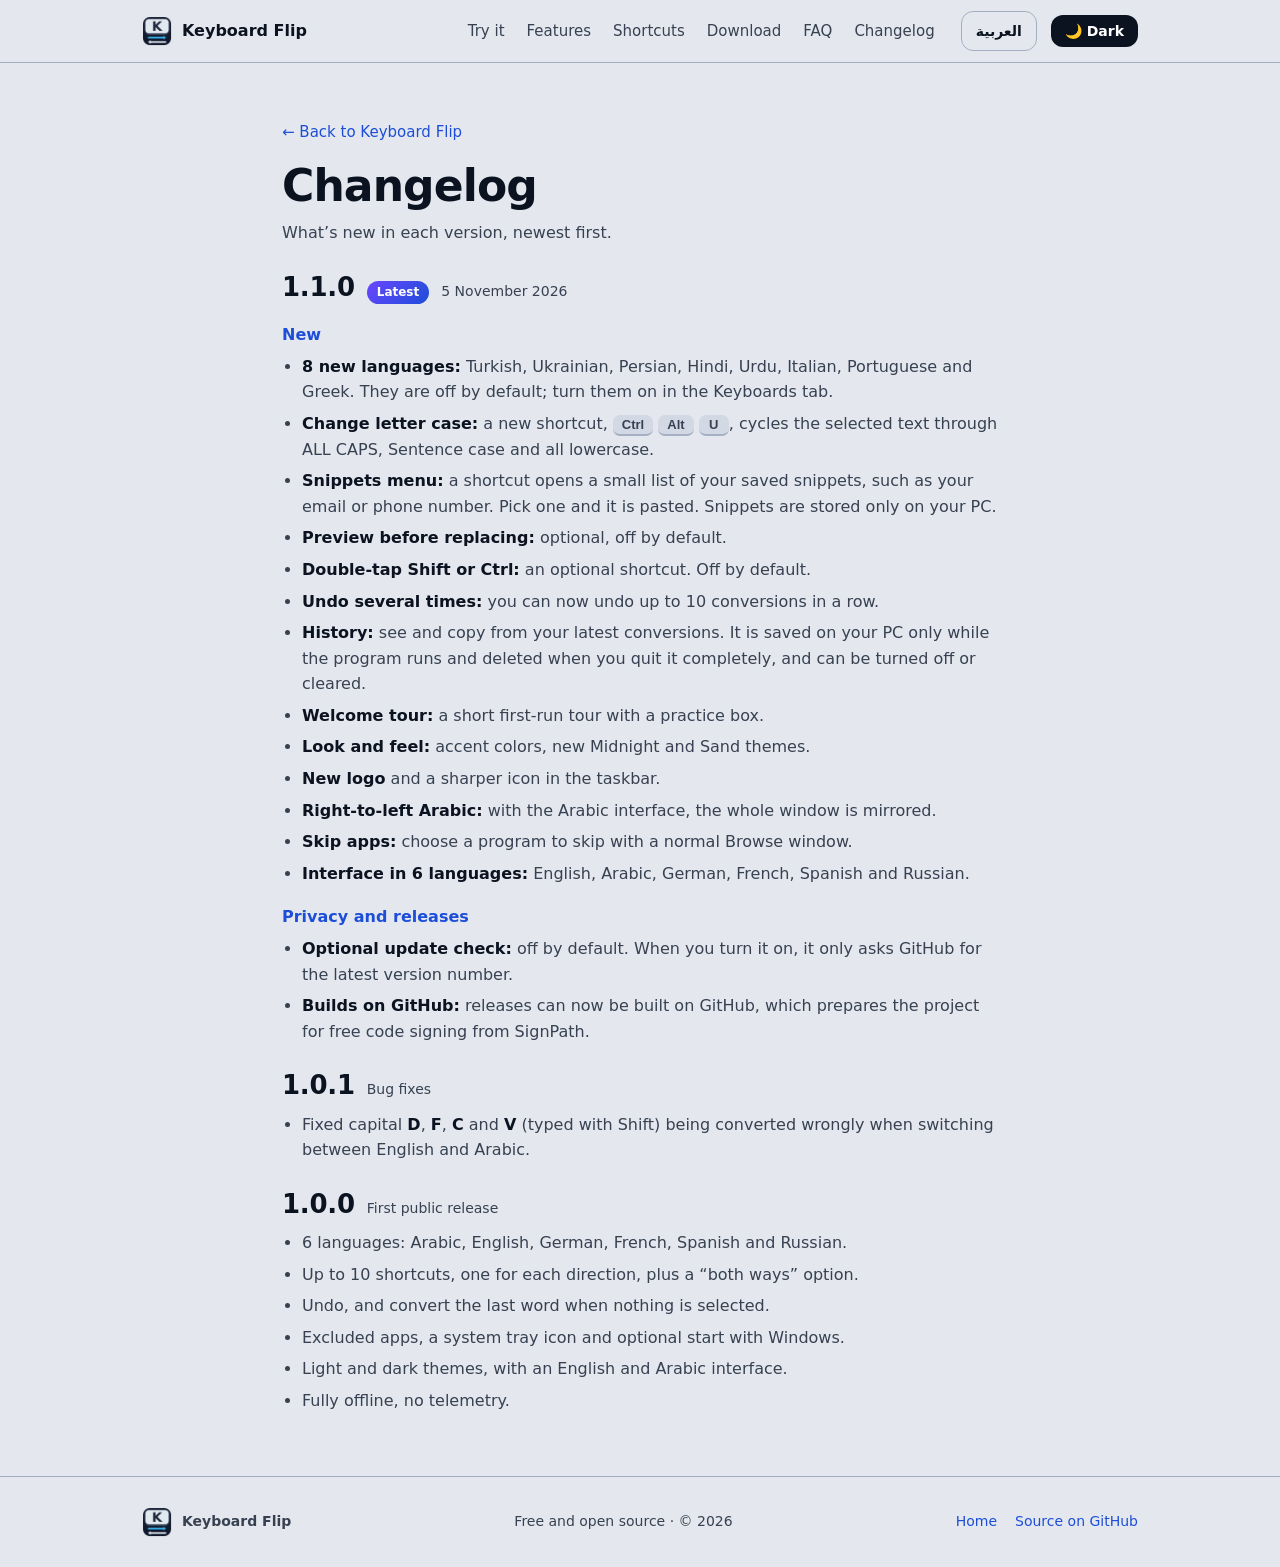
<file: website/changelog.html>
<!DOCTYPE html>
<html lang="en">
<head>
<meta charset="utf-8">
<meta name="viewport" content="width=device-width, initial-scale=1">
<title>Keyboard Flip – Changelog</title>
<meta name="description" content="What's new in each version of Keyboard Flip.">
<link rel="canonical" href="https://keyboard-flip.vercel.app/changelog.html">
<link rel="alternate" hreflang="en" href="https://keyboard-flip.vercel.app/changelog.html">
<link rel="alternate" hreflang="ar" href="https://keyboard-flip.vercel.app/ar/changelog.html">
<link rel="alternate" hreflang="x-default" href="https://keyboard-flip.vercel.app/changelog.html">
<link rel="icon" href="logo.png">
<script>try{var t=localStorage.getItem("theme");if(!t)t=matchMedia("(prefers-color-scheme: light)").matches?"light":"dark";document.documentElement.dataset.theme=t}catch(e){document.documentElement.dataset.theme="dark"}</script>
<link rel="stylesheet" href="style.css">
</head>
<body>

<nav><div class="wrap">
  <a class="brand" href="index.html"><img src="logo.png" alt="Keyboard Flip logo">Keyboard Flip</a>
  <div class="links"><a href="index.html#demo">Try it</a><a href="index.html#features">Features</a><a href="index.html#shortcuts">Shortcuts</a><a href="index.html#download">Download</a><a href="index.html#faq">FAQ</a><a href="changelog.html">Changelog</a></div>
  <a class="btn small ghost lang" href="ar/changelog.html" hreflang="ar" lang="ar" dir="rtl">العربية</a>
  <button class="btn small" id="theme" type="button" aria-label="Switch between light and dark mode" data-to-dark="🌙 Dark" data-to-light="☀️ Light" data-title-dark="Switch to dark mode" data-title-light="Switch to light mode"></button>
</div></nav>

<main class="cl">
  <a class="back" href="index.html">← Back to Keyboard Flip</a>
  <h1>Changelog</h1>
  <p class="sub">What’s new in each version, newest first.</p>

  <article class="rel" id="v1-1-0">
    <header><h2>1.1.0</h2><span class="tag">Latest</span><span class="date">5 November 2026</span></header>
    <h3>New</h3>
    <ul>
      <li><b>8 new languages:</b> Turkish, Ukrainian, Persian, Hindi, Urdu, Italian, Portuguese and Greek. They are off by default; turn them on in the Keyboards tab.</li>
      <li><b>Change letter case:</b> a new shortcut, <kbd>Ctrl</kbd> <kbd>Alt</kbd> <kbd>U</kbd>, cycles the selected text through ALL CAPS, Sentence case and all lowercase.</li>
      <li><b>Snippets menu:</b> a shortcut opens a small list of your saved snippets, such as your email or phone number. Pick one and it is pasted. Snippets are stored only on your PC.</li>
      <li><b>Preview before replacing:</b> optional, off by default.</li>
      <li><b>Double-tap Shift or Ctrl:</b> an optional shortcut. Off by default.</li>
      <li><b>Undo several times:</b> you can now undo up to 10 conversions in a row.</li>
      <li><b>History:</b> see and copy from your latest conversions. It is saved on your PC only while the program runs and deleted when you quit it completely, and can be turned off or cleared.</li>
      <li><b>Welcome tour:</b> a short first-run tour with a practice box.</li>
      <li><b>Look and feel:</b> accent colors, new Midnight and Sand themes.</li>
      <li><b>New logo</b> and a sharper icon in the taskbar.</li>
      <li><b>Right-to-left Arabic:</b> with the Arabic interface, the whole window is mirrored.</li>
      <li><b>Skip apps:</b> choose a program to skip with a normal Browse window.</li>
      <li><b>Interface in 6 languages:</b> English, Arabic, German, French, Spanish and Russian.</li>
    </ul>
    <h3>Privacy and releases</h3>
    <ul>
      <li><b>Optional update check:</b> off by default. When you turn it on, it only asks GitHub for the latest version number.</li>
      <li><b>Builds on GitHub:</b> releases can now be built on GitHub, which prepares the project for free code signing from SignPath.</li>
    </ul>
  </article>

  <article class="rel" id="v1-0-1">
    <header><h2>1.0.1</h2><span class="date">Bug fixes</span></header>
    <ul>
      <li>Fixed capital <b>D</b>, <b>F</b>, <b>C</b> and <b>V</b> (typed with Shift) being converted wrongly when switching between English and Arabic.</li>
    </ul>
  </article>

  <article class="rel" id="v1-0-0">
    <header><h2>1.0.0</h2><span class="date">First public release</span></header>
    <ul>
      <li>6 languages: Arabic, English, German, French, Spanish and Russian.</li>
      <li>Up to 10 shortcuts, one for each direction, plus a “both ways” option.</li>
      <li>Undo, and convert the last word when nothing is selected.</li>
      <li>Excluded apps, a system tray icon and optional start with Windows.</li>
      <li>Light and dark themes, with an English and Arabic interface.</li>
      <li>Fully offline, no telemetry.</li>
    </ul>
  </article>
</main>

<footer><div class="wrap">
  <a class="brand" href="index.html"><img src="logo.png" alt="">Keyboard Flip</a>
  <span>Free and open source · © <span id="year">2026</span></span>
  <span class="flinks"><a href="index.html" style="color:var(--accent)">Home</a><a href="https://github.com/yousseifindx5/keyboard-flip" target="_blank" rel="noopener" style="color:var(--accent)">Source on GitHub</a></span>
</div></footer>

<script src="site.js"></script>
</body>
</html>
</file>
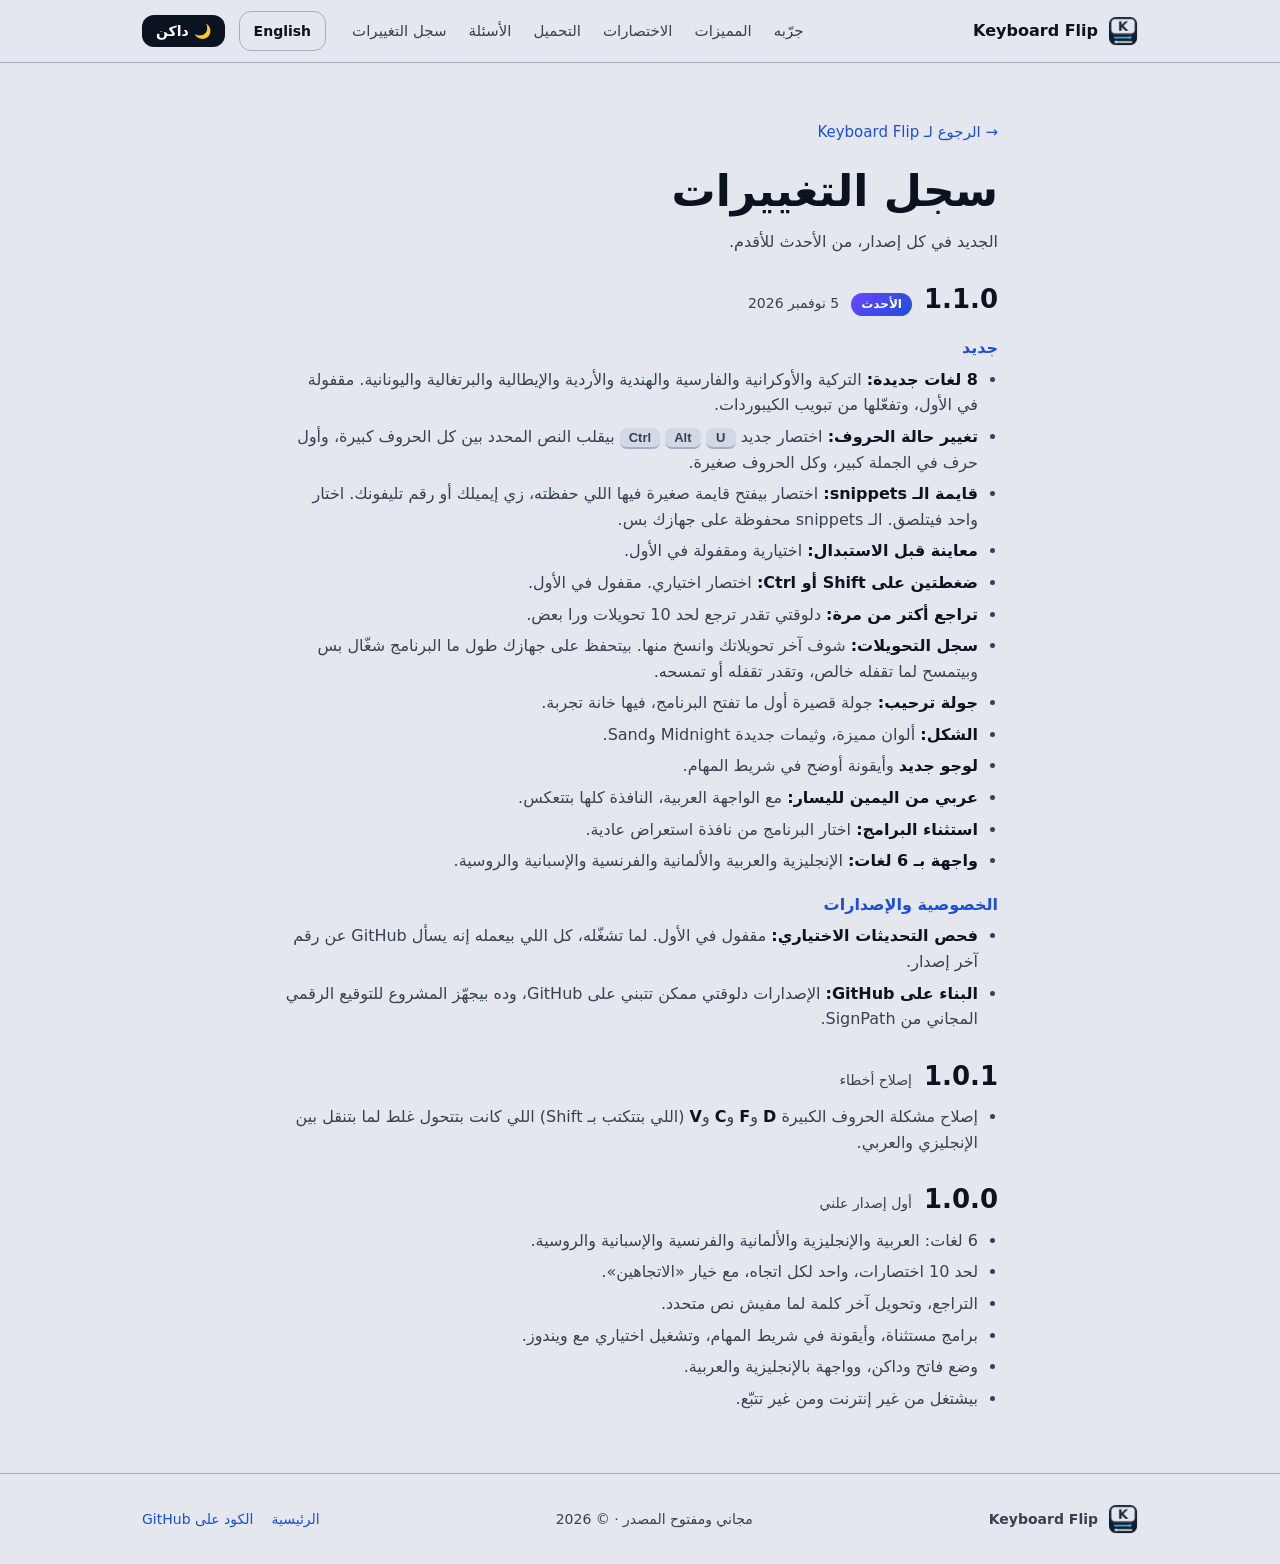
<file: website/ar/changelog.html>
<!DOCTYPE html>
<html lang="ar" dir="rtl">
<head>
<meta charset="utf-8">
<meta name="viewport" content="width=device-width, initial-scale=1">
<title>Keyboard Flip – سجل التغييرات</title>
<meta name="description" content="الجديد في كل إصدار من Keyboard Flip.">
<link rel="canonical" href="https://keyboard-flip.vercel.app/ar/changelog.html">
<link rel="alternate" hreflang="en" href="https://keyboard-flip.vercel.app/changelog.html">
<link rel="alternate" hreflang="ar" href="https://keyboard-flip.vercel.app/ar/changelog.html">
<link rel="alternate" hreflang="x-default" href="https://keyboard-flip.vercel.app/changelog.html">
<link rel="icon" href="../logo.png">
<script>try{var t=localStorage.getItem("theme");if(!t)t=matchMedia("(prefers-color-scheme: light)").matches?"light":"dark";document.documentElement.dataset.theme=t}catch(e){document.documentElement.dataset.theme="dark"}</script>
<link rel="stylesheet" href="../style.css">
</head>
<body>

<nav><div class="wrap">
  <a class="brand" href="index.html"><img src="../logo.png" alt="شعار Keyboard Flip">Keyboard Flip</a>
  <div class="links"><a href="index.html#demo">جرّبه</a><a href="index.html#features">المميزات</a><a href="index.html#shortcuts">الاختصارات</a><a href="index.html#download">التحميل</a><a href="index.html#faq">الأسئلة</a><a href="changelog.html">سجل التغييرات</a></div>
  <a class="btn small ghost lang" href="../changelog.html" hreflang="en" lang="en" dir="ltr">English</a>
  <button class="btn small" id="theme" type="button" aria-label="التبديل بين الوضع الفاتح والداكن" data-to-dark="🌙 داكن" data-to-light="☀️ فاتح" data-title-dark="التحويل للوضع الداكن" data-title-light="التحويل للوضع الفاتح"></button>
</div></nav>

<main class="cl">
  <a class="back" href="index.html">→ الرجوع لـ Keyboard Flip</a>
  <h1>سجل التغييرات</h1>
  <p class="sub">الجديد في كل إصدار، من الأحدث للأقدم.</p>

  <article class="rel" id="v1-1-0">
    <header><h2 dir="ltr">1.1.0</h2><span class="tag">الأحدث</span><span class="date">5 نوفمبر 2026</span></header>
    <h3>جديد</h3>
    <ul>
      <li><b>8 لغات جديدة:</b> التركية والأوكرانية والفارسية والهندية والأردية والإيطالية والبرتغالية واليونانية. مقفولة في الأول، وتفعّلها من تبويب الكيبوردات.</li>
      <li><b>تغيير حالة الحروف:</b> اختصار جديد <span dir="ltr"><kbd>Ctrl</kbd> <kbd>Alt</kbd> <kbd>U</kbd></span> بيقلب النص المحدد بين كل الحروف كبيرة، وأول حرف في الجملة كبير، وكل الحروف صغيرة.</li>
      <li><b>قايمة الـ snippets:</b> اختصار بيفتح قايمة صغيرة فيها اللي حفظته، زي إيميلك أو رقم تليفونك. اختار واحد فيتلصق. الـ snippets محفوظة على جهازك بس.</li>
      <li><b>معاينة قبل الاستبدال:</b> اختيارية ومقفولة في الأول.</li>
      <li><b>ضغطتين على Shift أو Ctrl:</b> اختصار اختياري. مقفول في الأول.</li>
      <li><b>تراجع أكتر من مرة:</b> دلوقتي تقدر ترجع لحد 10 تحويلات ورا بعض.</li>
      <li><b>سجل التحويلات:</b> شوف آخر تحويلاتك وانسخ منها. بيتحفظ على جهازك طول ما البرنامج شغّال بس وبيتمسح لما تقفله خالص، وتقدر تقفله أو تمسحه.</li>
      <li><b>جولة ترحيب:</b> جولة قصيرة أول ما تفتح البرنامج، فيها خانة تجربة.</li>
      <li><b>الشكل:</b> ألوان مميزة، وثيمات جديدة Midnight وSand.</li>
      <li><b>لوجو جديد</b> وأيقونة أوضح في شريط المهام.</li>
      <li><b>عربي من اليمين لليسار:</b> مع الواجهة العربية، النافذة كلها بتتعكس.</li>
      <li><b>استثناء البرامج:</b> اختار البرنامج من نافذة استعراض عادية.</li>
      <li><b>واجهة بـ 6 لغات:</b> الإنجليزية والعربية والألمانية والفرنسية والإسبانية والروسية.</li>
    </ul>
    <h3>الخصوصية والإصدارات</h3>
    <ul>
      <li><b>فحص التحديثات الاختياري:</b> مقفول في الأول. لما تشغّله، كل اللي بيعمله إنه يسأل GitHub عن رقم آخر إصدار.</li>
      <li><b>البناء على GitHub:</b> الإصدارات دلوقتي ممكن تتبني على GitHub، وده بيجهّز المشروع للتوقيع الرقمي المجاني من SignPath.</li>
    </ul>
  </article>

  <article class="rel" id="v1-0-1">
    <header><h2 dir="ltr">1.0.1</h2><span class="date">إصلاح أخطاء</span></header>
    <ul>
      <li>إصلاح مشكلة الحروف الكبيرة <b dir="ltr">D</b> و<b dir="ltr">F</b> و<b dir="ltr">C</b> و<b dir="ltr">V</b> (اللي بتتكتب بـ Shift) اللي كانت بتتحول غلط لما بتنقل بين الإنجليزي والعربي.</li>
    </ul>
  </article>

  <article class="rel" id="v1-0-0">
    <header><h2 dir="ltr">1.0.0</h2><span class="date">أول إصدار علني</span></header>
    <ul>
      <li>6 لغات: العربية والإنجليزية والألمانية والفرنسية والإسبانية والروسية.</li>
      <li>لحد 10 اختصارات، واحد لكل اتجاه، مع خيار «الاتجاهين».</li>
      <li>التراجع، وتحويل آخر كلمة لما مفيش نص متحدد.</li>
      <li>برامج مستثناة، وأيقونة في شريط المهام، وتشغيل اختياري مع ويندوز.</li>
      <li>وضع فاتح وداكن، وواجهة بالإنجليزية والعربية.</li>
      <li>بيشتغل من غير إنترنت ومن غير تتبّع.</li>
    </ul>
  </article>
</main>

<footer><div class="wrap">
  <a class="brand" href="index.html"><img src="../logo.png" alt="">Keyboard Flip</a>
  <span>مجاني ومفتوح المصدر · © <span id="year">2026</span></span>
  <span class="flinks"><a href="index.html" style="color:var(--accent)">الرئيسية</a><a href="https://github.com/yousseifindx5/keyboard-flip" target="_blank" rel="noopener" style="color:var(--accent)">الكود على GitHub</a></span>
</div></footer>

<script src="../site.js"></script>
</body>
</html>
</file>
<file: website/style.css>
:root{--bg:#0f1115;--card:#1a1d23;--line:#2a2e36;--text:#f3f4f6;--muted:#b8c0cc;--accent:#6d9bff;--amber:#ffc43d;--input:#12151a;--btn-bg:#fff;--btn-fg:#0b1220;--nav:rgba(15,17,21,.85);--kbd:#2b303a;--kbd-b:#1b1e25;--line-hover:#44495a;--sel:rgba(124,92,255,.38);--grad:linear-gradient(135deg,#6a45ff,#1d4ed8);color-scheme:dark}
[data-theme="light"]{--bg:#e4e8ee;--card:#f2f4f8;--line:#a3aec1;--text:#0b1220;--muted:#374151;--accent:#1d4ed8;--amber:#b45309;--input:#e8ecf2;--btn-bg:#0b1220;--btn-fg:#fff;--nav:rgba(228,232,238,.92);--kbd:#d3d9e4;--kbd-b:#a5b0c4;--line-hover:#8693aa;--sel:rgba(80,100,255,.25);color-scheme:light}
*{box-sizing:border-box;margin:0}
html{scroll-behavior:smooth}
body{background:var(--bg);color:var(--text);font:16px/1.6 "Segoe UI",system-ui,-apple-system,Roboto,sans-serif}
a{color:inherit;text-decoration:none}
.wrap{max-width:1040px;margin:0 auto;padding:0 22px}
nav{position:sticky;top:0;z-index:5;background:var(--nav);backdrop-filter:blur(10px);border-bottom:1px solid var(--line)}
nav .wrap{display:flex;align-items:center;gap:14px;height:62px}
.brand{display:flex;align-items:center;gap:10px;font-weight:700}
.brand img{width:30px;height:30px}
nav .links{display:flex;gap:22px;margin-inline-start:auto;margin-inline-end:12px;color:var(--muted);font-size:15px}
nav .links a:hover{color:var(--text)}
.btn{display:inline-flex;align-items:center;gap:8px;padding:12px 22px;border-radius:12px;font-weight:600;border:0;background:var(--btn-bg);color:var(--btn-fg);transition:.15s;cursor:pointer;font-size:16px;font-family:inherit}
.btn:hover{opacity:.88;transform:translateY(-1px)}
.btn.primary{background:var(--grad);color:#fff;box-shadow:0 8px 28px rgba(76,100,255,.35)}
.btn.small{padding:8px 14px;font-size:14px}
.btn.ghost{background:transparent;color:var(--text);border:1px solid var(--line)}
.hero{padding:76px 0 40px;text-align:center;background:radial-gradient(600px 300px at 50% 0,rgba(124,92,255,.22),transparent)}
.hero img.logo{width:104px;height:104px;filter:drop-shadow(0 10px 30px rgba(80,100,255,.45))}
.pill{display:inline-block;margin:18px 0 14px;padding:5px 14px;border:1px solid var(--line);border-radius:99px;color:var(--muted);font-size:14px}
h1{font-size:clamp(34px,6vw,58px);line-height:1.1;letter-spacing:-.02em;max-width:780px;margin:0 auto}
[dir="rtl"] h1{line-height:1.3;letter-spacing:0}
h1 span{background:var(--grad);-webkit-background-clip:text;background-clip:text;color:transparent}
.lead{color:var(--muted);font-size:19px;max-width:620px;margin:18px auto 28px}
.cta{display:flex;gap:12px;justify-content:center;flex-wrap:wrap}
.meta{color:var(--muted);font-size:14px;margin-top:18px}
section{padding:64px 0}
.eyebrow{color:var(--accent);font-weight:600;font-size:14px;letter-spacing:.06em;text-transform:uppercase}
[dir="rtl"] .eyebrow{letter-spacing:0}
h2{font-size:clamp(26px,4vw,38px);line-height:1.2;margin:6px 0 12px;letter-spacing:-.01em}
[dir="rtl"] h2{line-height:1.4;letter-spacing:0}
h3.group{font-size:20px;margin-top:38px;color:var(--text)}
.sub{color:var(--muted);max-width:620px}
.card{background:var(--card);border:1px solid var(--line);border-radius:16px;padding:22px}
.grid{display:grid;gap:16px;margin-top:30px}
.grid.tight{margin-top:16px}
.g3{grid-template-columns:repeat(auto-fit,minmax(260px,1fr))}
.card h3{font-size:18px;margin-bottom:6px}
.card p{color:var(--muted);font-size:15px}
.ico{font-size:26px;margin-bottom:8px}
.demo{display:grid;grid-template-columns:1fr auto 1fr;gap:14px;align-items:stretch;margin-top:28px}
.demo textarea,.demo .out{width:100%;min-height:120px;background:var(--input);border:1px solid var(--line);border-radius:14px;padding:16px;color:var(--text);font:20px/1.5 "Segoe UI",system-ui,sans-serif;resize:vertical}
.demo .out{color:var(--amber);white-space:pre-wrap;word-break:break-word}
.demo label{display:block;color:var(--muted);font-size:13px;margin-bottom:6px}
.swap{align-self:center}
kbd{display:inline-block;min-width:30px;padding:2px 9px;text-align:center;font:600 13px "Segoe UI",sans-serif;background:var(--kbd);border-radius:7px;border-bottom:2px solid var(--kbd-b)}
.steps{counter-reset:s}
.steps .card{position:relative;padding-top:54px}
.steps .card:before{counter-increment:s;content:counter(s);position:absolute;top:16px;inset-inline-start:22px;width:28px;height:28px;border-radius:9px;background:var(--grad);color:#fff;display:grid;place-items:center;font-weight:700;font-size:14px}
.chips{display:grid;grid-template-columns:repeat(auto-fill,minmax(210px,1fr));gap:12px;margin-top:26px}
.chip{display:flex;align-items:center;justify-content:center;gap:10px;min-height:56px;padding:10px 16px;text-align:center;background:var(--card);border:1px solid var(--line);border-radius:14px;font-weight:600}
.chip b{display:grid;place-items:center;width:34px;height:34px;border-radius:10px;font-size:12px;color:#fff}
.chip small{color:var(--muted);font-weight:500;font-size:12px}
table{width:100%;border-collapse:collapse;margin-top:26px;background:var(--card);border-radius:16px;overflow:hidden}
td{padding:16px 20px;border-bottom:1px solid var(--line);vertical-align:top;text-align:start}
tr:last-child td{border:0}
td:last-child{color:var(--muted)}
.table-wrap{overflow-x:auto}
.os{text-align:center;padding:48px 24px;background:linear-gradient(180deg,rgba(124,92,255,.14),transparent),var(--card)}
.os .btn{margin-top:18px}
.note{color:var(--muted);font-size:14px;margin-top:14px}
.love{text-align:center;max-width:720px;margin:0 auto}
.love p{color:var(--muted);font-size:18px;margin:12px 0}
.love .cta{margin-top:24px}
details{background:var(--card);border:1px solid var(--line);border-radius:14px;padding:16px 20px;margin-top:12px}
summary{cursor:pointer;font-weight:600;list-style:none;display:flex;justify-content:space-between;gap:12px}
summary::-webkit-details-marker{display:none}
summary:after{content:"+";color:var(--accent);font-size:20px;line-height:1}
details[open] summary:after{content:"–"}
details p{color:var(--muted);margin-top:10px}
footer{border-top:1px solid var(--line);padding:30px 0;color:var(--muted);font-size:14px}
footer .wrap{display:flex;justify-content:space-between;gap:14px;flex-wrap:wrap;align-items:center}
footer .flinks{display:flex;gap:18px;align-items:center}

/* ---- animated explainer (deterministic: JS sets every state, no CSS transitions) ---- */
.anim{max-width:720px;margin:38px auto 0;direction:ltr;text-align:start}
.anim .win{background:var(--card);border:1px solid var(--line);border-radius:16px;overflow:hidden;box-shadow:0 20px 60px rgba(0,0,0,.28)}
.anim .bar{display:flex;align-items:center;gap:7px;padding:11px 14px;border-bottom:1px solid var(--line);background:var(--input)}
.anim .bar i{width:11px;height:11px;border-radius:50%;background:var(--line-hover)}
.anim .bar span{margin-inline-start:10px;color:var(--muted);font-size:13px}
.anim .body{display:flex;align-items:center;min-height:128px;padding:30px 28px;font:30px/1.4 "Segoe UI",system-ui,sans-serif;color:var(--text);overflow:hidden}
.anim .txt{position:relative;white-space:pre}
.anim .txt b{position:relative;font-weight:400}
.anim .selbg{position:absolute;top:3px;bottom:3px;left:0;width:0;background:var(--sel);border-radius:4px}
.anim .caret{display:inline-block;width:2px;height:1.1em;background:var(--accent);margin-left:2px;vertical-align:-.15em}
.anim .keys{display:flex;gap:10px 34px;flex-wrap:wrap;justify-content:center;padding:16px 14px;border-top:1px solid var(--line)}
.anim .kg{display:flex;align-items:center;gap:6px;opacity:.5;color:var(--muted);font-size:14px}
.anim .kg.on{opacity:1;color:var(--text)}
.anim .kg em{font-style:normal;margin-inline-start:8px}
.anim .kg.on kbd{background:var(--grad);color:#fff;border-bottom-color:transparent;transform:translateY(2px)}
.anim .cap{display:flex;align-items:center;justify-content:center;gap:12px;min-height:34px;padding:0 16px 16px;color:var(--muted);font-size:15px;text-align:center}
.anim .cap[dir="rtl"]{direction:rtl}
.anim .dots{display:flex;gap:6px;justify-content:center;padding-bottom:16px}
.anim .dots i{width:7px;height:7px;border-radius:50%;background:var(--line-hover)}
.anim .dots i.on{background:var(--accent)}

/* ---- changelog ---- */
.cl{max-width:760px;margin:0 auto;padding:56px 22px}
.cl h1{text-align:start;margin:0 0 10px;font-size:clamp(30px,5vw,44px)}
.rel{margin-top:26px}
.rel header{display:flex;align-items:baseline;gap:12px;flex-wrap:wrap;margin-bottom:10px}
.rel h2{margin:0;font-size:26px}
.rel .date{color:var(--muted);font-size:14px}
.tag{display:inline-block;padding:2px 10px;border-radius:99px;background:var(--grad);color:#fff;font-size:12px;font-weight:700}
.rel h3{font-size:16px;margin:18px 0 6px;color:var(--accent)}
.rel ul{padding-inline-start:20px;color:var(--muted)}
.rel li{margin:6px 0}
.rel li b{color:var(--text);font-weight:600}
.back{display:inline-block;margin-bottom:18px;color:var(--accent);font-size:15px}

@media(max-width:760px){
  nav .wrap{gap:10px}
  nav .links{display:none}
  nav .lang{margin-inline-start:auto}
  nav .nav-star{display:none}
  .demo{grid-template-columns:1fr}
  .swap{justify-self:center}
  .anim .body{font-size:22px;padding:24px 18px;min-height:104px}
  .anim .keys{gap:10px 20px}
  .hero{padding-top:56px}
}
@media(prefers-reduced-motion:reduce){html{scroll-behavior:auto}.btn{transition:none}}
</file>
